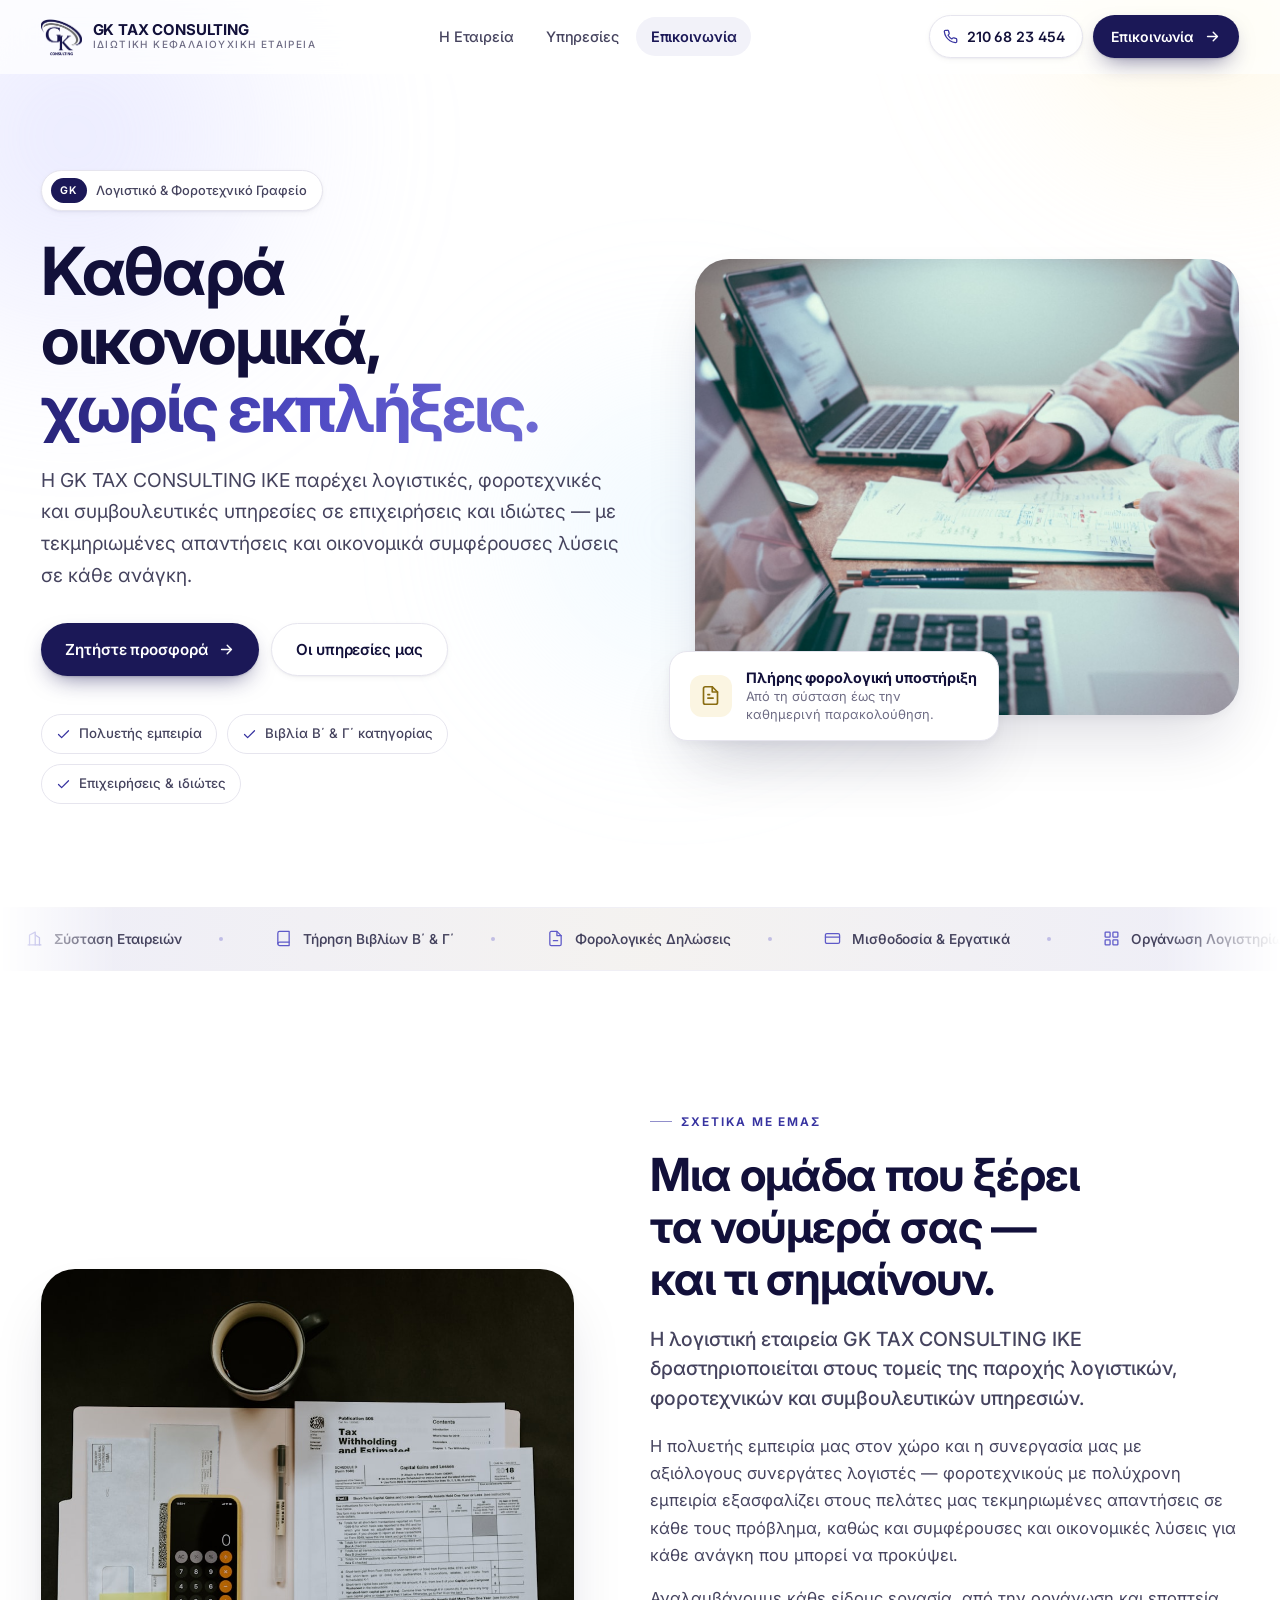
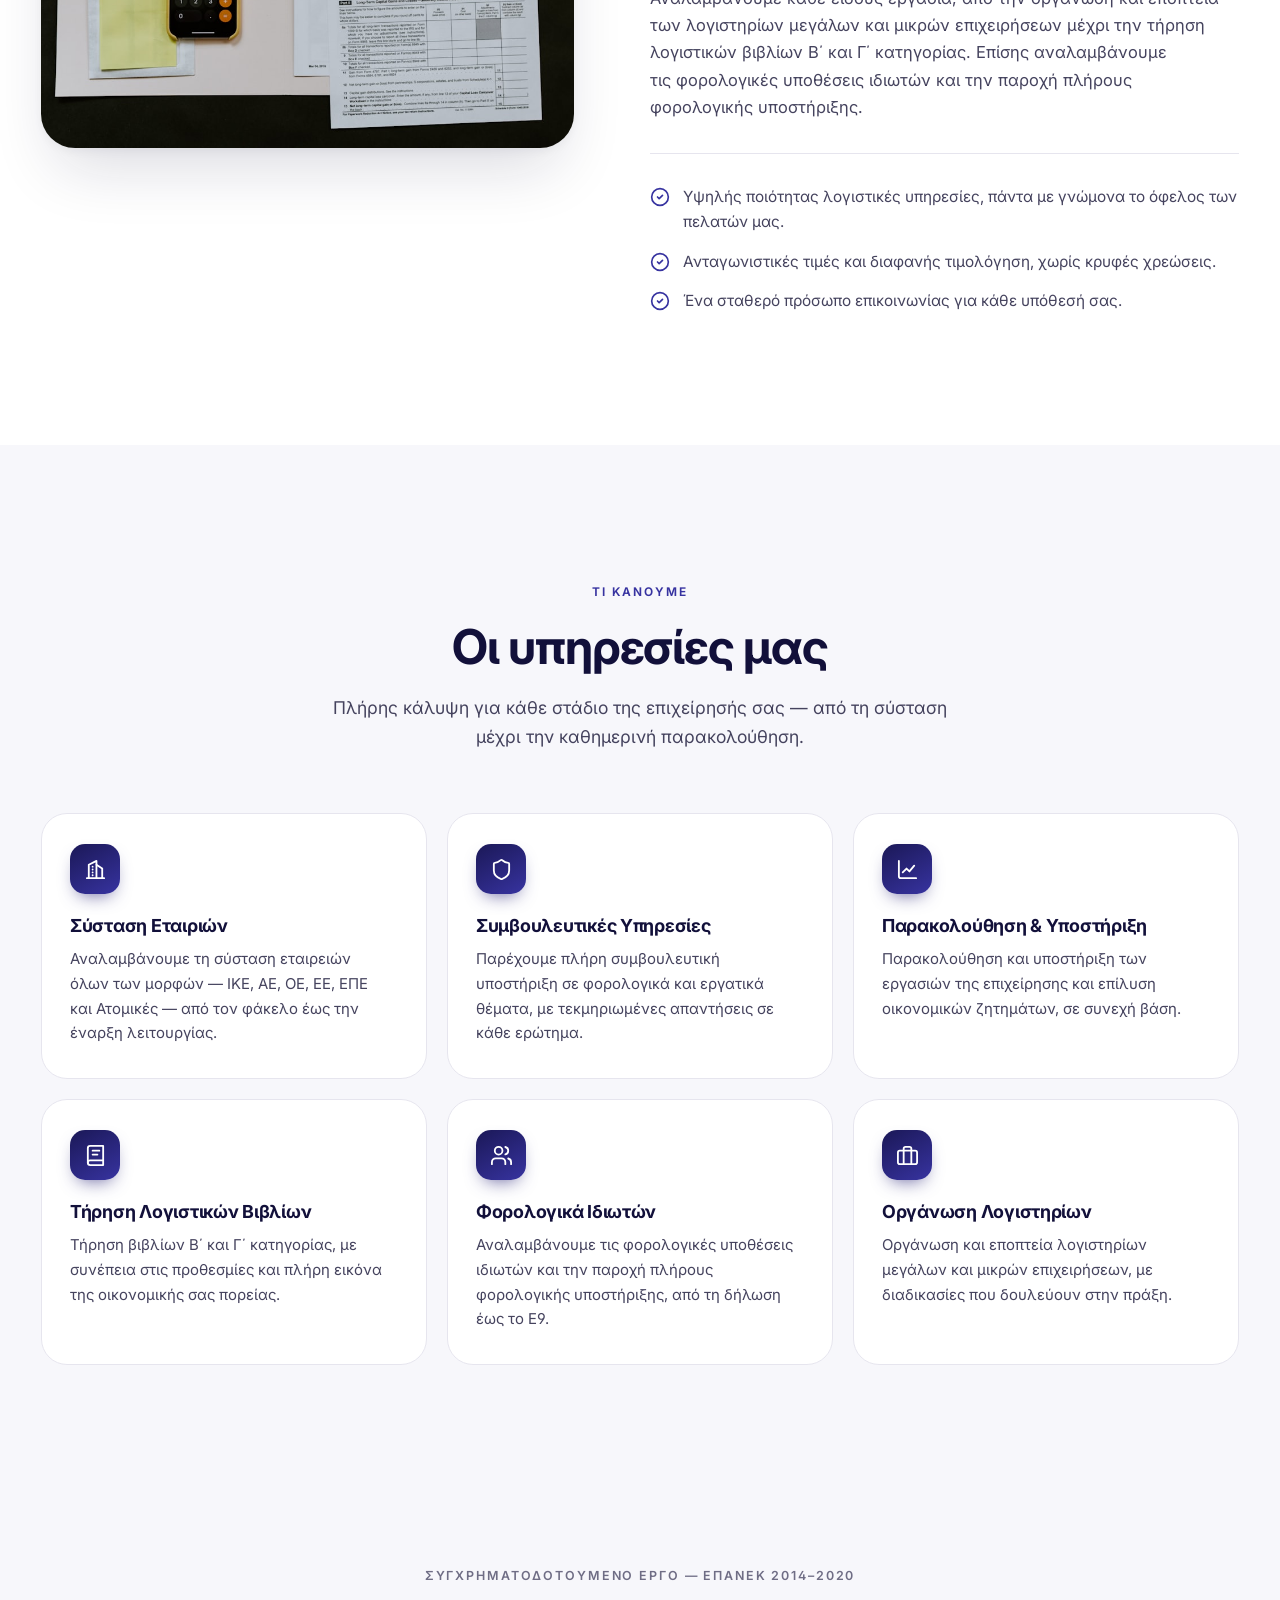
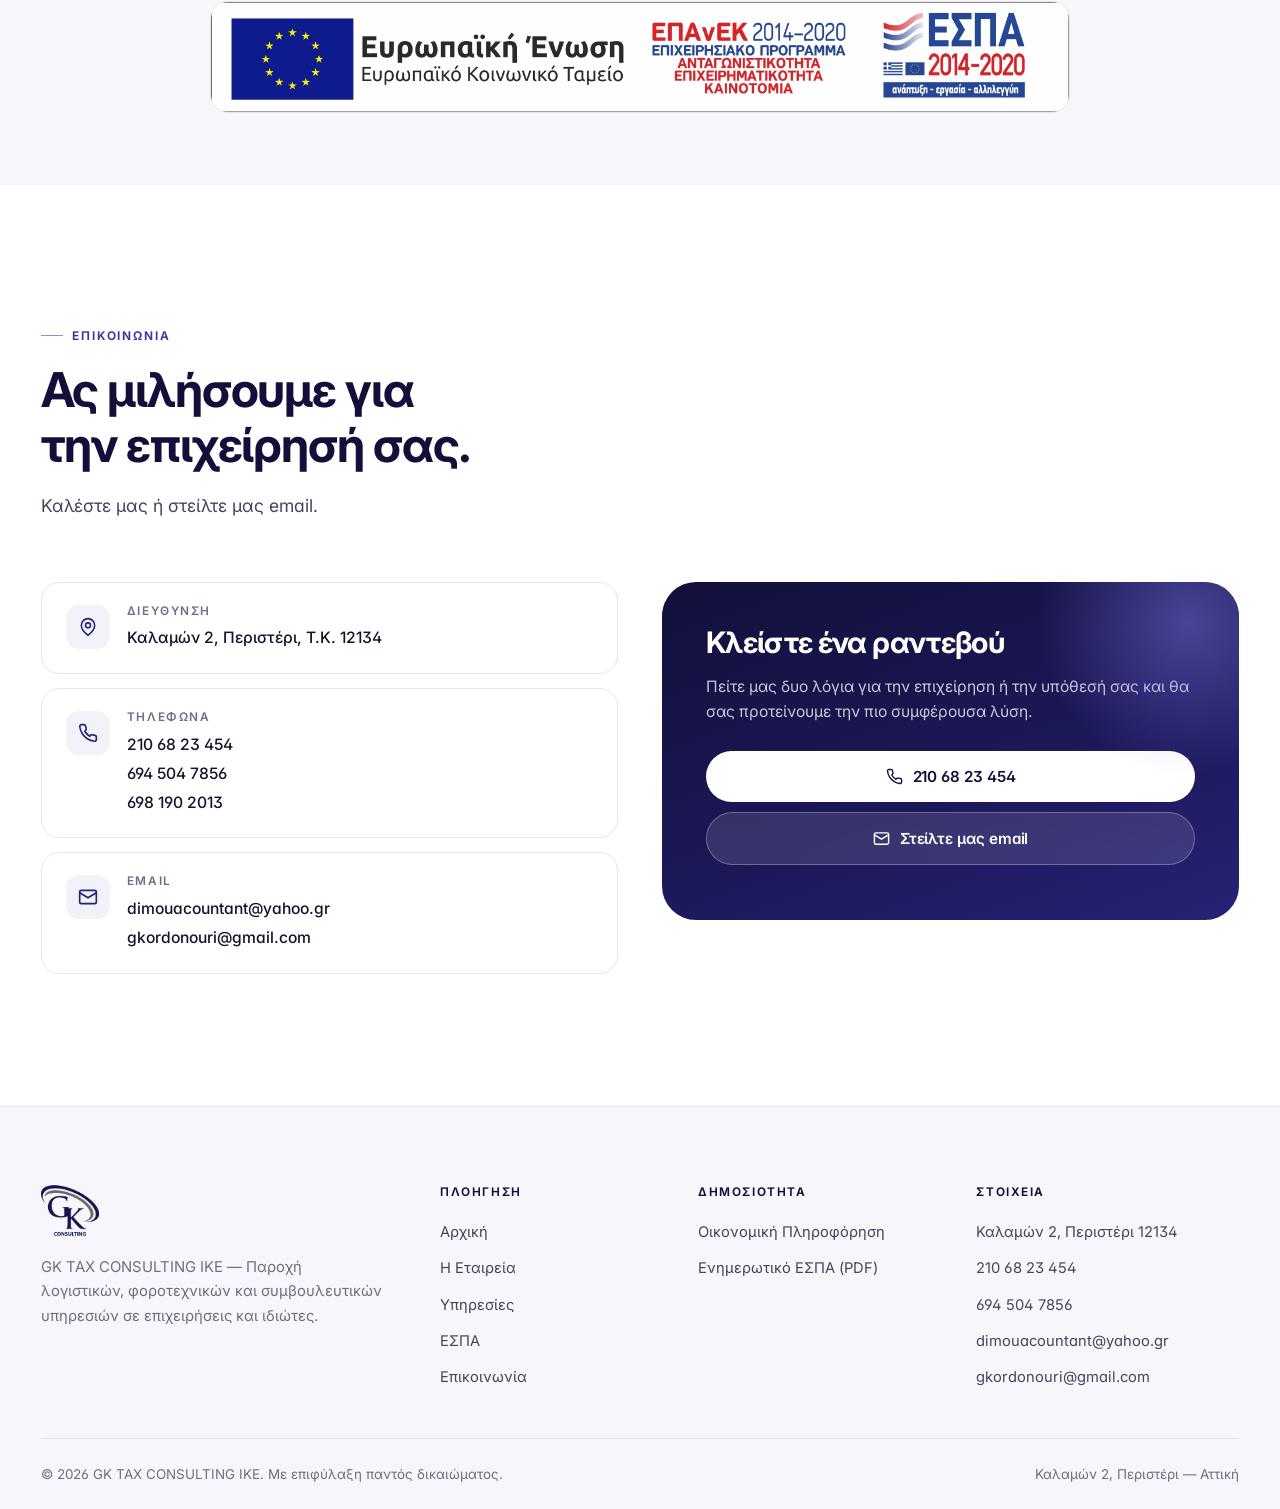
<file: index.html>
<!DOCTYPE html>
<html lang="el">
<head>
<meta charset="UTF-8">
<meta name="viewport" content="width=device-width, initial-scale=1.0, viewport-fit=cover">

<!-- ────────────────────────────────────────────────────────────────────
     ΣΗΜΕΙΩΣΗ: όταν οριστικοποιηθεί το domain, αντικαταστήστε παντού το
     "https://gktaxconsulting.github.io/IKE/" με την πραγματική διεύθυνση
     (canonical, og:url, og:image, twitter:image, sitemap.xml, robots.txt).
     ──────────────────────────────────────────────────────────────────── -->

<title>GK TAX CONSULTING IKE | Λογιστικό &amp; Φοροτεχνικό Γραφείο στο Περιστέρι</title>
<meta name="description" content="Λογιστικές, φοροτεχνικές και συμβουλευτικές υπηρεσίες για επιχειρήσεις και ιδιώτες. Σύσταση εταιρειών, τήρηση βιβλίων Β΄ &amp; Γ΄ κατηγορίας, φορολογικές δηλώσεις. Καλαμών 2, Περιστέρι — 210 68 23 454.">
<link rel="canonical" href="https://gktaxconsulting.github.io/IKE/">

<meta name="author" content="GK TAX CONSULTING IKE">
<meta name="robots" content="index, follow, max-image-preview:large, max-snippet:-1">
<meta name="geo.region" content="GR-A1">
<meta name="geo.placename" content="Περιστέρι, Αττική">
<meta name="format-detection" content="telephone=yes">

<meta name="theme-color" content="#ffffff" media="(prefers-color-scheme: light)">
<meta name="theme-color" content="#12103a" media="(prefers-color-scheme: dark)">
<meta name="color-scheme" content="light">
<meta name="apple-mobile-web-app-title" content="GK Consulting">

<!-- Open Graph (Facebook, LinkedIn, WhatsApp, Viber, Slack) -->
<meta property="og:type" content="website">
<meta property="og:site_name" content="GK TAX CONSULTING IKE">
<meta property="og:locale" content="el_GR">
<meta property="og:url" content="https://gktaxconsulting.github.io/IKE/">
<meta property="og:title" content="GK TAX CONSULTING IKE | Λογιστικό &amp; Φοροτεχνικό Γραφείο στο Περιστέρι">
<meta property="og:description" content="Λογιστικές, φοροτεχνικές και συμβουλευτικές υπηρεσίες για επιχειρήσεις και ιδιώτες. Σύσταση εταιρειών, τήρηση βιβλίων Β΄ &amp; Γ΄ κατηγορίας, φορολογικές δηλώσεις. Καλαμών 2, Περιστέρι — 210 68 23 454.">
<meta property="og:image" content="https://gktaxconsulting.github.io/IKE/img/og-image.jpg">
<meta property="og:image:secure_url" content="https://gktaxconsulting.github.io/IKE/img/og-image.jpg">
<meta property="og:image:type" content="image/jpeg">
<meta property="og:image:width" content="1200">
<meta property="og:image:height" content="630">
<meta property="og:image:alt" content="GK TAX CONSULTING IKE — Λογιστικές, Φοροτεχνικές, Συμβουλευτικές Υπηρεσίες">

<!-- X / Twitter -->
<meta name="twitter:card" content="summary_large_image">
<meta name="twitter:title" content="GK TAX CONSULTING IKE | Λογιστικό &amp; Φοροτεχνικό Γραφείο στο Περιστέρι">
<meta name="twitter:description" content="Λογιστικές, φοροτεχνικές και συμβουλευτικές υπηρεσίες για επιχειρήσεις και ιδιώτες. Σύσταση εταιρειών, τήρηση βιβλίων Β΄ &amp; Γ΄ κατηγορίας, φορολογικές δηλώσεις. Καλαμών 2, Περιστέρι — 210 68 23 454.">
<meta name="twitter:image" content="https://gktaxconsulting.github.io/IKE/img/og-image.jpg">
<meta name="twitter:image:alt" content="GK TAX CONSULTING IKE">

<!-- Icons -->
<link rel="icon" href="img/favicon.ico" sizes="any">
<link rel="icon" href="img/favicon.svg" type="image/svg+xml">
<link rel="icon" href="img/favicon-32x32.png" type="image/png" sizes="32x32">
<link rel="icon" href="img/favicon-16x16.png" type="image/png" sizes="16x16">
<link rel="apple-touch-icon" href="img/apple-touch-icon.png" sizes="180x180">
<link rel="manifest" href="site.webmanifest">
<meta name="msapplication-TileColor" content="#12103a">
<meta name="msapplication-TileImage" content="img/favicon-192x192.png">

<!-- Fonts -->
<link rel="preconnect" href="https://fonts.googleapis.com">
<link rel="preconnect" href="https://fonts.gstatic.com" crossorigin>
<link href="https://fonts.googleapis.com/css2?family=Inter:wght@400;500;600;700&amp;display=swap" rel="stylesheet">

<link rel="stylesheet" href="css/site.css">
<link rel="preload" as="image" href="img/new/hero.jpg" fetchpriority="high">
<script type="application/ld+json">
{
  "@context": "https://schema.org",
  "@graph": [
    {
      "@type": ["AccountingService", "LocalBusiness"],
      "@id": "https://gktaxconsulting.github.io/IKE/#business",
      "name": "GK TAX CONSULTING IKE",
      "alternateName": "GK Consulting",
      "description": "Παροχή λογιστικών, φοροτεχνικών και συμβουλευτικών υπηρεσιών σε επιχειρήσεις και ιδιώτες.",
      "url": "https://gktaxconsulting.github.io/IKE/",
      "logo": "https://gktaxconsulting.github.io/IKE/img/logo.png",
      "image": "https://gktaxconsulting.github.io/IKE/img/og-image.jpg",
      "telephone": "+30-210-682-3454",
      "email": "dimouacountant@yahoo.gr",
      "priceRange": "€€",
      "currenciesAccepted": "EUR",
      "address": {
        "@type": "PostalAddress",
        "streetAddress": "Καλαμών 2",
        "addressLocality": "Περιστέρι",
        "addressRegion": "Αττική",
        "postalCode": "12134",
        "addressCountry": "GR"
      },
      "areaServed": { "@type": "Country", "name": "Ελλάδα" },
      "hasOfferCatalog": {
        "@type": "OfferCatalog",
        "name": "Υπηρεσίες",
        "itemListElement": [
          { "@type": "Offer", "itemOffered": { "@type": "Service", "name": "Σύσταση Εταιριών" } },
          { "@type": "Offer", "itemOffered": { "@type": "Service", "name": "Συμβουλευτικές Υπηρεσίες" } },
          { "@type": "Offer", "itemOffered": { "@type": "Service", "name": "Παρακολούθηση & Υποστήριξη Επιχειρήσεων" } },
          { "@type": "Offer", "itemOffered": { "@type": "Service", "name": "Τήρηση Λογιστικών Βιβλίων Β΄ & Γ΄ κατηγορίας" } },
          { "@type": "Offer", "itemOffered": { "@type": "Service", "name": "Φορολογικές Υποθέσεις Ιδιωτών" } },
          { "@type": "Offer", "itemOffered": { "@type": "Service", "name": "Οργάνωση & Εποπτεία Λογιστηρίων" } }
        ]
      }
    },
    {
      "@type": "WebSite",
      "@id": "https://gktaxconsulting.github.io/IKE/#website",
      "url": "https://gktaxconsulting.github.io/IKE/",
      "name": "GK TAX CONSULTING IKE",
      "inLanguage": "el-GR",
      "publisher": { "@id": "https://gktaxconsulting.github.io/IKE/#business" }
    }
  ]
}
</script>
</head>
<body>

<a class="skip-link" href="#main">Μετάβαση στο περιεχόμενο</a>

<!-- ══ Header ══════════════════════════════════════════════════════════ -->
<header class="header" id="header">
	<div class="wrap">
		<a class="brand" href="#top" aria-label="GK Tax Consulting IKE — Αρχική">
			<img src="img/logo.png" alt="GK Consulting" width="120" height="112">
			<span class="brand-txt">
				<b>GK TAX CONSULTING</b>
				<span>Ιδιωτική Κεφαλαιουχική Εταιρεία</span>
			</span>
		</a>

		<nav class="nav" id="nav" aria-label="Κύρια πλοήγηση">
			<a href="#etaireia">Η Εταιρεία</a>
			<a href="#ypiresies">Υπηρεσίες</a>
			<a href="#epikoinonia">Επικοινωνία</a>

			<div class="nav-foot">
				<a class="btn btn--primary" href="tel:+302106823454"><svg viewBox="0 0 24 24" fill="none" stroke="currentColor" stroke-width="2" stroke-linecap="round" stroke-linejoin="round" aria-hidden="true"><path d="M22 16.92v3a2 2 0 0 1-2.18 2 19.8 19.8 0 0 1-8.63-3.07 19.5 19.5 0 0 1-6-6A19.8 19.8 0 0 1 2.12 4.18 2 2 0 0 1 4.11 2h3a2 2 0 0 1 2 1.72c.13.96.36 1.9.7 2.81a2 2 0 0 1-.45 2.11L8.1 9.9a16 16 0 0 0 6 6l1.26-1.26a2 2 0 0 1 2.11-.45c.9.34 1.85.57 2.81.7A2 2 0 0 1 22 16.92z"/></svg> 210 68 23 454</a>
				<a class="btn btn--ghost" href="mailto:dimouacountant@yahoo.gr"><svg viewBox="0 0 24 24" fill="none" stroke="currentColor" stroke-width="2" stroke-linecap="round" stroke-linejoin="round" aria-hidden="true"><rect x="2" y="4" width="20" height="16" rx="2"/><path d="m2 7 10 6 10-6"/></svg> Email</a>
			</div>
		</nav>

		<div class="header-actions">
			<a class="header-tel" href="tel:+302106823454" aria-label="Τηλεφωνήστε στο 210 68 23 454">
				<svg viewBox="0 0 24 24" fill="none" stroke="currentColor" stroke-width="2" stroke-linecap="round" stroke-linejoin="round" aria-hidden="true"><path d="M22 16.92v3a2 2 0 0 1-2.18 2 19.8 19.8 0 0 1-8.63-3.07 19.5 19.5 0 0 1-6-6A19.8 19.8 0 0 1 2.12 4.18 2 2 0 0 1 4.11 2h3a2 2 0 0 1 2 1.72c.13.96.36 1.9.7 2.81a2 2 0 0 1-.45 2.11L8.1 9.9a16 16 0 0 0 6 6l1.26-1.26a2 2 0 0 1 2.11-.45c.9.34 1.85.57 2.81.7A2 2 0 0 1 22 16.92z"/></svg><span>210 68 23 454</span>
			</a>
			<a class="btn btn--primary btn--sm header-cta" href="#epikoinonia">Επικοινωνία <svg viewBox="0 0 24 24" fill="none" stroke="currentColor" stroke-width="2" stroke-linecap="round" stroke-linejoin="round" aria-hidden="true"><path d="M5 12h14M13 6l6 6-6 6"/></svg></a>
			<button class="burger" id="burger" type="button" aria-label="Άνοιγμα μενού" aria-expanded="false" aria-controls="nav">
				<span></span><span></span><span></span>
			</button>
		</div>
	</div>
</header>
<div class="scrim" id="scrim" hidden></div>

<main id="main">

<!-- ══ Hero ════════════════════════════════════════════════════════════ -->
<section class="hero" id="top">
	<div class="hero-mesh" aria-hidden="true"><i></i><i></i><i></i></div>

	<div class="wrap hero-grid">
		<div class="hero-copy">
			<span class="hero-pill" data-reveal>
				<b>GK</b> Λογιστικό &amp; Φοροτεχνικό Γραφείο
			</span>

			<h1 data-reveal style="--d:60ms">
				Καθαρά οικονομικά,
				<em>χωρίς εκπλήξεις.</em>
			</h1>

			<p class="hero-lead" data-reveal style="--d:120ms">
				Η GK TAX CONSULTING IKE παρέχει λογιστικές, φοροτεχνικές και συμβουλευτικές
				υπηρεσίες σε επιχειρήσεις και ιδιώτες — με τεκμηριωμένες απαντήσεις και
				οικονομικά συμφέρουσες λύσεις σε κάθε ανάγκη.
			</p>

			<div class="hero-actions" data-reveal style="--d:180ms">
				<a class="btn btn--primary" href="#epikoinonia">Ζητήστε προσφορά <svg viewBox="0 0 24 24" fill="none" stroke="currentColor" stroke-width="2" stroke-linecap="round" stroke-linejoin="round" aria-hidden="true"><path d="M5 12h14M13 6l6 6-6 6"/></svg></a>
				<a class="btn btn--ghost" href="#ypiresies">Οι υπηρεσίες μας</a>
			</div>

			<ul class="hero-chips" data-reveal style="--d:240ms">
				<li class="chip"><svg viewBox="0 0 24 24" fill="none" stroke="currentColor" stroke-width="2" stroke-linecap="round" stroke-linejoin="round" aria-hidden="true"><path d="M20 6 9 17l-5-5"/></svg> Πολυετής εμπειρία</li>
				<li class="chip"><svg viewBox="0 0 24 24" fill="none" stroke="currentColor" stroke-width="2" stroke-linecap="round" stroke-linejoin="round" aria-hidden="true"><path d="M20 6 9 17l-5-5"/></svg> Βιβλία Β΄ &amp; Γ΄ κατηγορίας</li>
				<li class="chip"><svg viewBox="0 0 24 24" fill="none" stroke="currentColor" stroke-width="2" stroke-linecap="round" stroke-linejoin="round" aria-hidden="true"><path d="M20 6 9 17l-5-5"/></svg> Επιχειρήσεις &amp; ιδιώτες</li>
			</ul>
		</div>

		<div class="hero-visual" data-reveal style="--d:100ms">
			<figure>
				<img src="img/new/hero.jpg" alt="Συνεργάτες σε συνάντηση εργασίας με οικονομικά στοιχεία" width="1400" height="1050" fetchpriority="high">
			</figure>
			<div class="hero-card">
				<span class="ico" aria-hidden="true">
					<svg viewBox="0 0 24 24" fill="none" stroke="currentColor" stroke-width="1.9" stroke-linecap="round" stroke-linejoin="round"><path d="M14 2H6a2 2 0 0 0-2 2v16a2 2 0 0 0 2 2h12a2 2 0 0 0 2-2V8z"/><path d="M14 2v6h6"/><path d="M9 15h6M9 11h2"/></svg>
				</span>
				<span>
					<b>Πλήρης φορολογική υποστήριξη</b>
					<span>Από τη σύσταση έως την καθημερινή παρακολούθηση.</span>
				</span>
			</div>
		</div>
	</div>
</section>

<!-- ══ Trust strip ═════════════════════════════════════════════════════ -->
<div class="strip" aria-hidden="true">
	<div class="strip-track"><span class="strip-item"><svg viewBox="0 0 24 24" fill="none" stroke="currentColor" stroke-width="1.8" stroke-linecap="round" stroke-linejoin="round"><path d="M3 21h18"/><path d="M5 21V7l8-4v18"/><path d="M19 21V11l-6-4"/></svg>Σύσταση Εταιρειών</span><span class="strip-item"><svg viewBox="0 0 24 24" fill="none" stroke="currentColor" stroke-width="1.8" stroke-linecap="round" stroke-linejoin="round"><path d="M4 19.5A2.5 2.5 0 0 1 6.5 17H20"/><path d="M6.5 2H20v20H6.5A2.5 2.5 0 0 1 4 19.5v-15A2.5 2.5 0 0 1 6.5 2z"/></svg>Τήρηση Βιβλίων Β΄ &amp; Γ΄</span><span class="strip-item"><svg viewBox="0 0 24 24" fill="none" stroke="currentColor" stroke-width="1.8" stroke-linecap="round" stroke-linejoin="round"><path d="M14 2H6a2 2 0 0 0-2 2v16a2 2 0 0 0 2 2h12a2 2 0 0 0 2-2V8z"/><path d="M14 2v6h6"/><path d="M9 15h6"/></svg>Φορολογικές Δηλώσεις</span><span class="strip-item"><svg viewBox="0 0 24 24" fill="none" stroke="currentColor" stroke-width="1.8" stroke-linecap="round" stroke-linejoin="round"><rect x="2" y="5" width="20" height="14" rx="2"/><path d="M2 10h20"/></svg>Μισθοδοσία &amp; Εργατικά</span><span class="strip-item"><svg viewBox="0 0 24 24" fill="none" stroke="currentColor" stroke-width="1.8" stroke-linecap="round" stroke-linejoin="round"><rect x="3" y="3" width="7" height="7" rx="1"/><rect x="14" y="3" width="7" height="7" rx="1"/><rect x="3" y="14" width="7" height="7" rx="1"/><rect x="14" y="14" width="7" height="7" rx="1"/></svg>Οργάνωση Λογιστηρίων</span><span class="strip-item"><svg viewBox="0 0 24 24" fill="none" stroke="currentColor" stroke-width="1.8" stroke-linecap="round" stroke-linejoin="round"><path d="M20 13c0 5-3.5 7.5-7.66 8.95a1 1 0 0 1-.67-.01C7.5 20.5 4 18 4 13V6a1 1 0 0 1 1-1c2 0 4.5-1.2 6.24-2.72a1.17 1.17 0 0 1 1.52 0C14.51 3.81 17 5 19 5a1 1 0 0 1 1 1z"/></svg>Φοροτεχνική Υποστήριξη</span><span class="strip-item"><svg viewBox="0 0 24 24" fill="none" stroke="currentColor" stroke-width="1.8" stroke-linecap="round" stroke-linejoin="round"><path d="M3 3v16a2 2 0 0 0 2 2h16"/><path d="m7 15 4-4 3 3 5-6"/></svg>ΙΚΕ · ΑΕ · ΟΕ · ΕΕ · ΕΠΕ</span><span class="strip-item"><svg viewBox="0 0 24 24" fill="none" stroke="currentColor" stroke-width="1.8" stroke-linecap="round" stroke-linejoin="round"><circle cx="12" cy="12" r="9"/><path d="M12 7v5l3 2"/></svg>Συνέπεια στις Προθεσμίες</span><span class="strip-item"><svg viewBox="0 0 24 24" fill="none" stroke="currentColor" stroke-width="1.8" stroke-linecap="round" stroke-linejoin="round"><path d="M3 21h18"/><path d="M5 21V7l8-4v18"/><path d="M19 21V11l-6-4"/></svg>Σύσταση Εταιρειών</span><span class="strip-item"><svg viewBox="0 0 24 24" fill="none" stroke="currentColor" stroke-width="1.8" stroke-linecap="round" stroke-linejoin="round"><path d="M4 19.5A2.5 2.5 0 0 1 6.5 17H20"/><path d="M6.5 2H20v20H6.5A2.5 2.5 0 0 1 4 19.5v-15A2.5 2.5 0 0 1 6.5 2z"/></svg>Τήρηση Βιβλίων Β΄ &amp; Γ΄</span><span class="strip-item"><svg viewBox="0 0 24 24" fill="none" stroke="currentColor" stroke-width="1.8" stroke-linecap="round" stroke-linejoin="round"><path d="M14 2H6a2 2 0 0 0-2 2v16a2 2 0 0 0 2 2h12a2 2 0 0 0 2-2V8z"/><path d="M14 2v6h6"/><path d="M9 15h6"/></svg>Φορολογικές Δηλώσεις</span><span class="strip-item"><svg viewBox="0 0 24 24" fill="none" stroke="currentColor" stroke-width="1.8" stroke-linecap="round" stroke-linejoin="round"><rect x="2" y="5" width="20" height="14" rx="2"/><path d="M2 10h20"/></svg>Μισθοδοσία &amp; Εργατικά</span><span class="strip-item"><svg viewBox="0 0 24 24" fill="none" stroke="currentColor" stroke-width="1.8" stroke-linecap="round" stroke-linejoin="round"><rect x="3" y="3" width="7" height="7" rx="1"/><rect x="14" y="3" width="7" height="7" rx="1"/><rect x="3" y="14" width="7" height="7" rx="1"/><rect x="14" y="14" width="7" height="7" rx="1"/></svg>Οργάνωση Λογιστηρίων</span><span class="strip-item"><svg viewBox="0 0 24 24" fill="none" stroke="currentColor" stroke-width="1.8" stroke-linecap="round" stroke-linejoin="round"><path d="M20 13c0 5-3.5 7.5-7.66 8.95a1 1 0 0 1-.67-.01C7.5 20.5 4 18 4 13V6a1 1 0 0 1 1-1c2 0 4.5-1.2 6.24-2.72a1.17 1.17 0 0 1 1.52 0C14.51 3.81 17 5 19 5a1 1 0 0 1 1 1z"/></svg>Φοροτεχνική Υποστήριξη</span><span class="strip-item"><svg viewBox="0 0 24 24" fill="none" stroke="currentColor" stroke-width="1.8" stroke-linecap="round" stroke-linejoin="round"><path d="M3 3v16a2 2 0 0 0 2 2h16"/><path d="m7 15 4-4 3 3 5-6"/></svg>ΙΚΕ · ΑΕ · ΟΕ · ΕΕ · ΕΠΕ</span><span class="strip-item"><svg viewBox="0 0 24 24" fill="none" stroke="currentColor" stroke-width="1.8" stroke-linecap="round" stroke-linejoin="round"><circle cx="12" cy="12" r="9"/><path d="M12 7v5l3 2"/></svg>Συνέπεια στις Προθεσμίες</span></div>
</div>

<!-- ══ Η Εταιρεία ══════════════════════════════════════════════════════ -->
<section class="section" id="etaireia">
	<div class="wrap about-grid">
		<figure class="about-media" data-reveal>
			<img src="img/new/about.jpg" alt="Φορολογικά έντυπα, αριθμομηχανή και σημειώσεις σε γραφείο" width="1200" height="900" loading="lazy">
		</figure>

		<div class="about-text" data-reveal style="--d:120ms">
			<span class="eyebrow">Σχετικά με εμάς</span>
			<h2>Μια ομάδα που ξέρει τα νούμερά σας — και τι σημαίνουν.</h2>

			<p class="about-lead">
				Η λογιστική εταιρεία GK TAX CONSULTING IKE δραστηριοποιείται στους τομείς
				της παροχής λογιστικών, φοροτεχνικών και συμβουλευτικών υπηρεσιών.
			</p>

			<p>
				Η πολυετής εμπειρία μας στον χώρο και η συνεργασία μας με αξιόλογους συνεργάτες
				λογιστές — φοροτεχνικούς με πολύχρονη εμπειρία εξασφαλίζει στους πελάτες μας
				τεκμηριωμένες απαντήσεις σε κάθε τους πρόβλημα, καθώς και συμφέρουσες και
				οικονομικές λύσεις για κάθε ανάγκη που μπορεί να προκύψει.
			</p>
			<p>
				Αναλαμβάνουμε κάθε είδους εργασία, από την οργάνωση και εποπτεία των λογιστηρίων
				μεγάλων και μικρών επιχειρήσεων μέχρι την τήρηση λογιστικών βιβλίων Β΄ και Γ΄
				κατηγορίας. Επίσης αναλαμβάνουμε τις φορολογικές υποθέσεις ιδιωτών και την
				παροχή πλήρους φορολογικής υποστήριξης.
			</p>

			<ul class="about-points">
				<li><svg viewBox="0 0 24 24" fill="none" stroke="currentColor" stroke-width="2" stroke-linecap="round" stroke-linejoin="round" aria-hidden="true"><circle cx="12" cy="12" r="10"/><path d="m9 12 2 2 4-4"/></svg><span>Υψηλής ποιότητας λογιστικές υπηρεσίες, πάντα με γνώμονα το όφελος των πελατών μας.</span></li>
				<li><svg viewBox="0 0 24 24" fill="none" stroke="currentColor" stroke-width="2" stroke-linecap="round" stroke-linejoin="round" aria-hidden="true"><circle cx="12" cy="12" r="10"/><path d="m9 12 2 2 4-4"/></svg><span>Ανταγωνιστικές τιμές και διαφανής τιμολόγηση, χωρίς κρυφές χρεώσεις.</span></li>
				<li><svg viewBox="0 0 24 24" fill="none" stroke="currentColor" stroke-width="2" stroke-linecap="round" stroke-linejoin="round" aria-hidden="true"><circle cx="12" cy="12" r="10"/><path d="m9 12 2 2 4-4"/></svg><span>Ένα σταθερό πρόσωπο επικοινωνίας για κάθε υπόθεσή σας.</span></li>
			</ul>
		</div>
	</div>
</section>

<!-- ══ Υπηρεσίες ═══════════════════════════════════════════════════════ -->
<section class="section section--tint" id="ypiresies">
	<div class="wrap">
		<div class="sec-head sec-head--center" data-reveal>
			<span class="eyebrow">Τι κάνουμε</span>
			<h2>Οι υπηρεσίες μας</h2>
			<p>Πλήρης κάλυψη για κάθε στάδιο της επιχείρησής σας — από τη σύσταση μέχρι την καθημερινή παρακολούθηση.</p>
		</div>

		<div class="cards">
			<article class="card" data-reveal style="--d:0ms">
				<span class="ico" aria-hidden="true">
					<svg viewBox="0 0 24 24" fill="none" stroke="currentColor" stroke-width="1.9" stroke-linecap="round" stroke-linejoin="round"><path d="M3 21h18"/><path d="M5 21V7l8-4v18"/><path d="M19 21V11l-6-4"/><path d="M9 9v.01M9 12v.01M9 15v.01M9 18v.01"/></svg>
				</span>
				<h3>Σύσταση Εταιριών</h3>
				<p>Αναλαμβάνουμε τη σύσταση εταιρειών όλων των μορφών — ΙΚΕ, ΑΕ, ΟΕ, ΕΕ, ΕΠΕ και Ατομικές — από τον φάκελο έως την έναρξη λειτουργίας.</p>
			</article>

			<article class="card" data-reveal style="--d:70ms">
				<span class="ico" aria-hidden="true">
					<svg viewBox="0 0 24 24" fill="none" stroke="currentColor" stroke-width="1.9" stroke-linecap="round" stroke-linejoin="round"><path d="M20 13c0 5-3.5 7.5-7.66 8.95a1 1 0 0 1-.67-.01C7.5 20.5 4 18 4 13V6a1 1 0 0 1 1-1c2 0 4.5-1.2 6.24-2.72a1.17 1.17 0 0 1 1.52 0C14.51 3.81 17 5 19 5a1 1 0 0 1 1 1z"/></svg>
				</span>
				<h3>Συμβουλευτικές Υπηρεσίες</h3>
				<p>Παρέχουμε πλήρη συμβουλευτική υποστήριξη σε φορολογικά και εργατικά θέματα, με τεκμηριωμένες απαντήσεις σε κάθε ερώτημα.</p>
			</article>

			<article class="card" data-reveal style="--d:140ms">
				<span class="ico" aria-hidden="true">
					<svg viewBox="0 0 24 24" fill="none" stroke="currentColor" stroke-width="1.9" stroke-linecap="round" stroke-linejoin="round"><path d="M3 3v16a2 2 0 0 0 2 2h16"/><path d="m7 15 4-4 3 3 5-6"/></svg>
				</span>
				<h3>Παρακολούθηση &amp; Υποστήριξη</h3>
				<p>Παρακολούθηση και υποστήριξη των εργασιών της επιχείρησης και επίλυση οικονομικών ζητημάτων, σε συνεχή βάση.</p>
			</article>

			<article class="card" data-reveal style="--d:0ms">
				<span class="ico" aria-hidden="true">
					<svg viewBox="0 0 24 24" fill="none" stroke="currentColor" stroke-width="1.9" stroke-linecap="round" stroke-linejoin="round"><path d="M4 19.5A2.5 2.5 0 0 1 6.5 17H20"/><path d="M6.5 2H20v20H6.5A2.5 2.5 0 0 1 4 19.5v-15A2.5 2.5 0 0 1 6.5 2z"/><path d="M9 7h7M9 11h5"/></svg>
				</span>
				<h3>Τήρηση Λογιστικών Βιβλίων</h3>
				<p>Τήρηση βιβλίων Β΄ και Γ΄ κατηγορίας, με συνέπεια στις προθεσμίες και πλήρη εικόνα της οικονομικής σας πορείας.</p>
			</article>

			<article class="card" data-reveal style="--d:70ms">
				<span class="ico" aria-hidden="true">
					<svg viewBox="0 0 24 24" fill="none" stroke="currentColor" stroke-width="1.9" stroke-linecap="round" stroke-linejoin="round"><path d="M16 21v-2a4 4 0 0 0-4-4H6a4 4 0 0 0-4 4v2"/><circle cx="9" cy="7" r="4"/><path d="M22 21v-2a4 4 0 0 0-3-3.87M16 3.13a4 4 0 0 1 0 7.75"/></svg>
				</span>
				<h3>Φορολογικά Ιδιωτών</h3>
				<p>Αναλαμβάνουμε τις φορολογικές υποθέσεις ιδιωτών και την παροχή πλήρους φορολογικής υποστήριξης, από τη δήλωση έως το Ε9.</p>
			</article>

			<article class="card" data-reveal style="--d:140ms">
				<span class="ico" aria-hidden="true">
					<svg viewBox="0 0 24 24" fill="none" stroke="currentColor" stroke-width="1.9" stroke-linecap="round" stroke-linejoin="round"><rect x="2" y="7" width="20" height="14" rx="2"/><path d="M16 21V5a2 2 0 0 0-2-2h-4a2 2 0 0 0-2 2v16"/></svg>
				</span>
				<h3>Οργάνωση Λογιστηρίων</h3>
				<p>Οργάνωση και εποπτεία λογιστηρίων μεγάλων και μικρών επιχειρήσεων, με διαδικασίες που δουλεύουν στην πράξη.</p>
			</article>
		</div>
	</div>
</section>

<!-- ══ ΕΣΠΑ ════════════════════════════════════════════════════════════ -->
<section class="espa section--tint" id="espa">
	<div class="wrap espa-inner" data-reveal>
		<h3>Συγχρηματοδοτούμενο Έργο — ΕΠΑνΕΚ 2014–2020</h3>
		<a href="img/espa.pdf" target="_blank" rel="noopener" aria-label="Άνοιγμα ενημερωτικού εντύπου ΕΣΠΑ σε PDF">
			<img src="img/espa-banner.jpg" alt="Αφίσα ΕΠΑνΕΚ 2014-2020 — Ευρωπαϊκή Ένωση, Ευρωπαϊκό Ταμείο Περιφερειακής Ανάπτυξης" width="1473" height="189" loading="lazy">
		</a>
	</div>
</section>

<!-- ══ Επικοινωνία ═════════════════════════════════════════════════════ -->
<section class="section" id="epikoinonia">
	<div class="wrap">
		<div class="sec-head" data-reveal>
			<span class="eyebrow">Επικοινωνία</span>
			<h2>Ας μιλήσουμε για την επιχείρησή σας.</h2>
			<p>Καλέστε μας ή στείλτε μας email.</p>
		</div>

		<div class="contact-grid">
			<div class="contact-cards">
				<div class="ccard" data-reveal>
					<span class="ico" aria-hidden="true">
						<svg viewBox="0 0 24 24" fill="none" stroke="currentColor" stroke-width="1.9" stroke-linecap="round" stroke-linejoin="round"><path d="M20 10c0 6-8 12-8 12s-8-6-8-12a8 8 0 0 1 16 0z"/><circle cx="12" cy="10" r="3"/></svg>
					</span>
					<div>
						<h4>Διεύθυνση</h4>
						<a href="https://www.google.com/maps/search/?api=1&amp;query=%CE%9A%CE%B1%CE%BB%CE%B1%CE%BC%CF%8E%CE%BD+2+%CE%A0%CE%B5%CF%81%CE%B9%CF%83%CF%84%CE%AD%CF%81%CE%B9+12134" target="_blank" rel="noopener">Καλαμών 2, Περιστέρι, Τ.Κ. 12134</a>
					</div>
				</div>

				<div class="ccard" data-reveal style="--d:60ms">
					<span class="ico" aria-hidden="true"><svg viewBox="0 0 24 24" fill="none" stroke="currentColor" stroke-width="2" stroke-linecap="round" stroke-linejoin="round" aria-hidden="true"><path d="M22 16.92v3a2 2 0 0 1-2.18 2 19.8 19.8 0 0 1-8.63-3.07 19.5 19.5 0 0 1-6-6A19.8 19.8 0 0 1 2.12 4.18 2 2 0 0 1 4.11 2h3a2 2 0 0 1 2 1.72c.13.96.36 1.9.7 2.81a2 2 0 0 1-.45 2.11L8.1 9.9a16 16 0 0 0 6 6l1.26-1.26a2 2 0 0 1 2.11-.45c.9.34 1.85.57 2.81.7A2 2 0 0 1 22 16.92z"/></svg></span>
					<div>
						<h4>Τηλέφωνα</h4>
						<a href="tel:+302106823454">210 68 23 454</a>
						<a href="tel:+306945047856">694 504 7856</a>
						<a href="tel:+306981902013">698 190 2013</a>
					</div>
				</div>

				<div class="ccard" data-reveal style="--d:120ms">
					<span class="ico" aria-hidden="true"><svg viewBox="0 0 24 24" fill="none" stroke="currentColor" stroke-width="2" stroke-linecap="round" stroke-linejoin="round" aria-hidden="true"><rect x="2" y="4" width="20" height="16" rx="2"/><path d="m2 7 10 6 10-6"/></svg></span>
					<div>
						<h4>Email</h4>
						<a href="mailto:dimouacountant@yahoo.gr">dimouacountant@yahoo.gr</a>
						<a href="mailto:gkordonouri@gmail.com">gkordonouri@gmail.com</a>
					</div>
				</div>
			</div>

			<aside class="contact-panel" data-reveal style="--d:100ms">
				<h3>Κλείστε ένα ραντεβού</h3>
				<p>Πείτε μας δυο λόγια για την επιχείρηση ή την υπόθεσή σας και θα σας προτείνουμε την πιο συμφέρουσα λύση.</p>

				<a class="btn btn--primary" href="tel:+302106823454"><svg viewBox="0 0 24 24" fill="none" stroke="currentColor" stroke-width="2" stroke-linecap="round" stroke-linejoin="round" aria-hidden="true"><path d="M22 16.92v3a2 2 0 0 1-2.18 2 19.8 19.8 0 0 1-8.63-3.07 19.5 19.5 0 0 1-6-6A19.8 19.8 0 0 1 2.12 4.18 2 2 0 0 1 4.11 2h3a2 2 0 0 1 2 1.72c.13.96.36 1.9.7 2.81a2 2 0 0 1-.45 2.11L8.1 9.9a16 16 0 0 0 6 6l1.26-1.26a2 2 0 0 1 2.11-.45c.9.34 1.85.57 2.81.7A2 2 0 0 1 22 16.92z"/></svg> 210 68 23 454</a>
				<a class="btn btn--light" href="mailto:dimouacountant@yahoo.gr?subject=%CE%91%CE%AF%CF%84%CE%B7%CE%BC%CE%B1%20%CE%B5%CF%80%CE%B9%CE%BA%CE%BF%CE%B9%CE%BD%CF%89%CE%BD%CE%AF%CE%B1%CF%82"><svg viewBox="0 0 24 24" fill="none" stroke="currentColor" stroke-width="2" stroke-linecap="round" stroke-linejoin="round" aria-hidden="true"><rect x="2" y="4" width="20" height="16" rx="2"/><path d="m2 7 10 6 10-6"/></svg> Στείλτε μας email</a>
			</aside>
		</div>
	</div>
</section>

</main>

<!-- ══ Footer ══════════════════════════════════════════════════════════ -->
<footer class="footer">
	<div class="wrap">
		<div class="footer-grid">
			<div class="footer-brand">
				<img src="img/logo.png" alt="GK Consulting" width="120" height="112">
				<p>
					GK TAX CONSULTING IKE — Παροχή λογιστικών, φοροτεχνικών και
					συμβουλευτικών υπηρεσιών σε επιχειρήσεις και ιδιώτες.
				</p>
			</div>

			<div>
				<h5>Πλοήγηση</h5>
				<ul>
					<li><a href="index.html">Αρχική</a></li>
					<li><a href="#etaireia">Η Εταιρεία</a></li>
					<li><a href="#ypiresies">Υπηρεσίες</a></li>
					<li><a href="#espa">ΕΣΠΑ</a></li>
					<li><a href="#epikoinonia">Επικοινωνία</a></li>
				</ul>
			</div>

			<div>
				<h5>Δημοσιότητα</h5>
				<ul>
					<li><a href="oikonomiki-pliroforisi.html">Οικονομική Πληροφόρηση</a></li>
					<li><a href="img/espa.pdf" target="_blank" rel="noopener">Ενημερωτικό ΕΣΠΑ (PDF)</a></li>
				</ul>
			</div>

			<div>
				<h5>Στοιχεία</h5>
				<ul>
					<li><span>Καλαμών 2, Περιστέρι 12134</span></li>
					<li><a href="tel:+302106823454">210 68 23 454</a></li>
					<li><a href="tel:+306945047856">694 504 7856</a></li>
					<li><a href="mailto:dimouacountant@yahoo.gr">dimouacountant@yahoo.gr</a></li>
					<li><a href="mailto:gkordonouri@gmail.com">gkordonouri@gmail.com</a></li>
				</ul>
			</div>
		</div>

		<div class="footer-bottom">
			<span>© <span id="year">2026</span> GK TAX CONSULTING IKE. Με επιφύλαξη παντός δικαιώματος.</span>
			<span>Καλαμών 2, Περιστέρι — Αττική</span>
		</div>
	</div>
</footer>

<a class="totop" id="totop" href="#top" aria-label="Επιστροφή στην κορυφή">
	<svg viewBox="0 0 24 24" fill="none" stroke="currentColor" stroke-width="2.2" stroke-linecap="round" stroke-linejoin="round" aria-hidden="true"><path d="M12 19V5M5 12l7-7 7 7"/></svg>
</a>

<script src="js/site.js"></script>
</body>
</html>
</file>
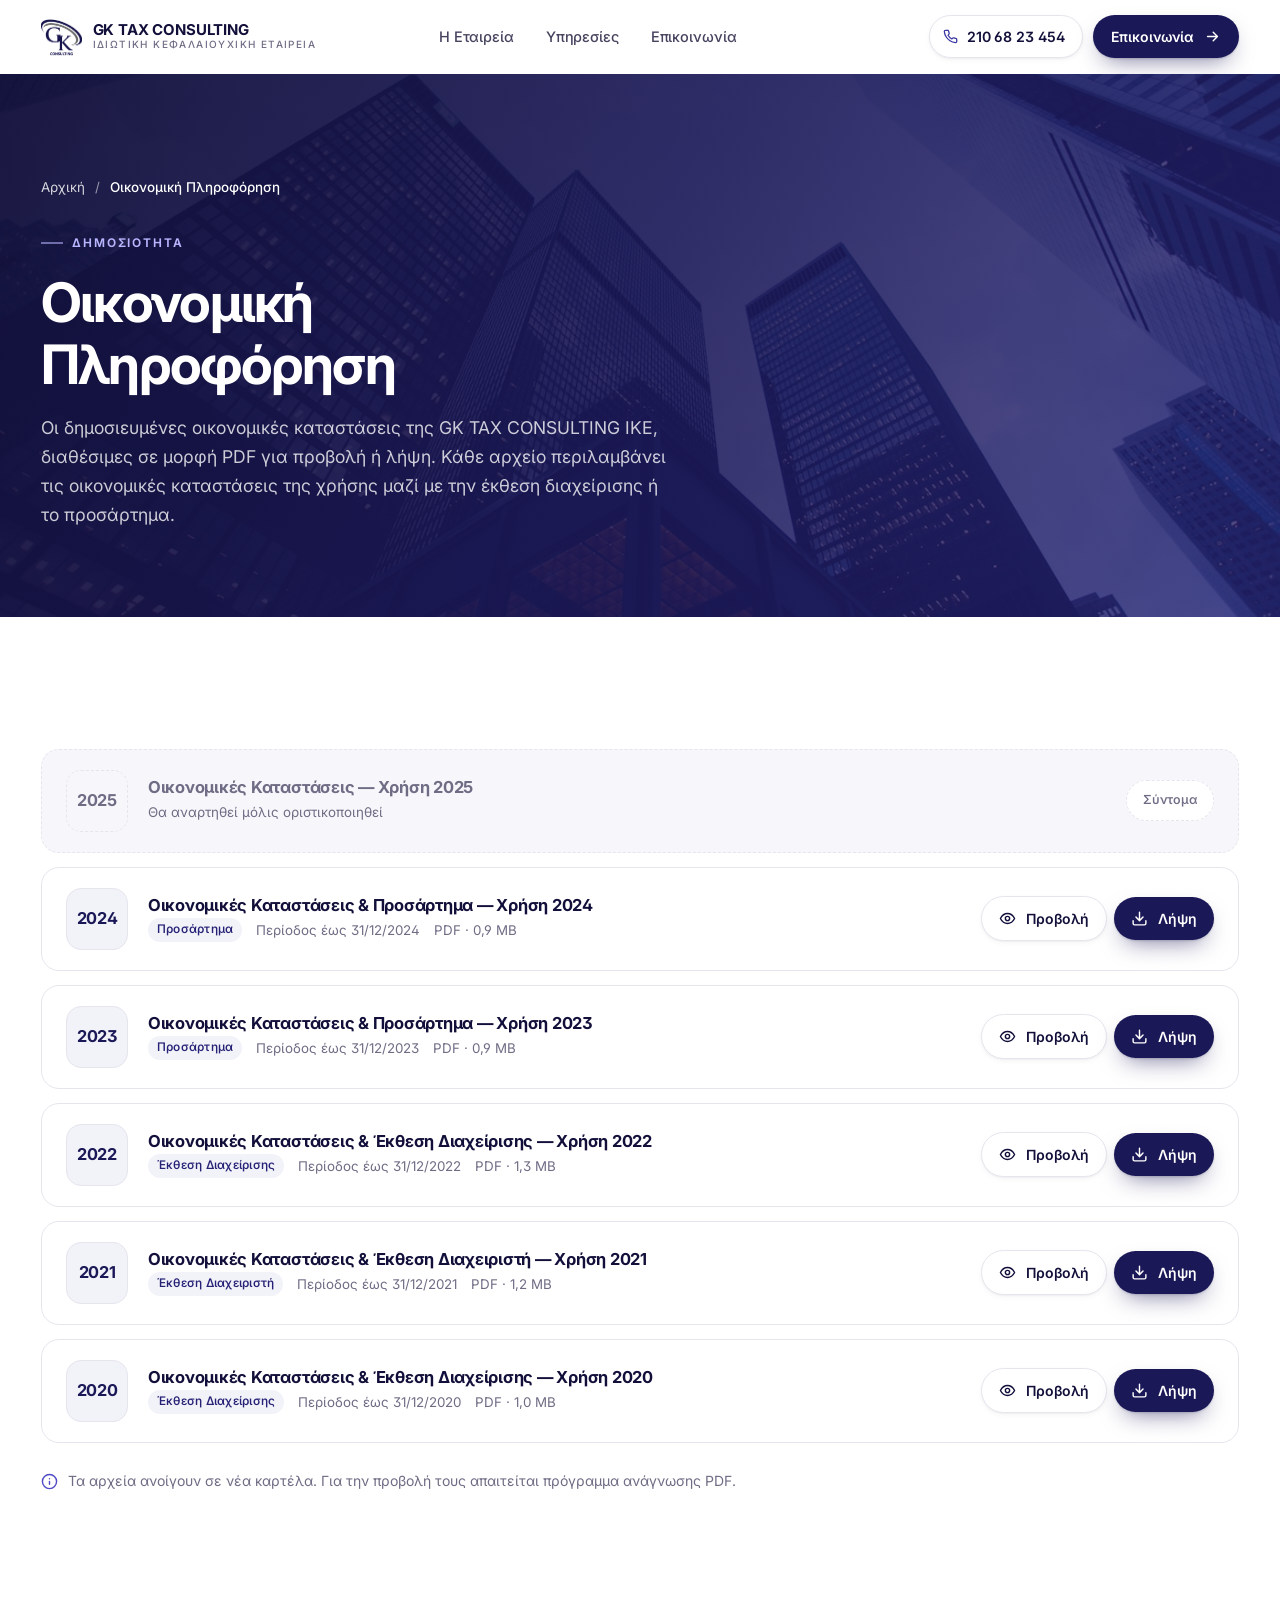
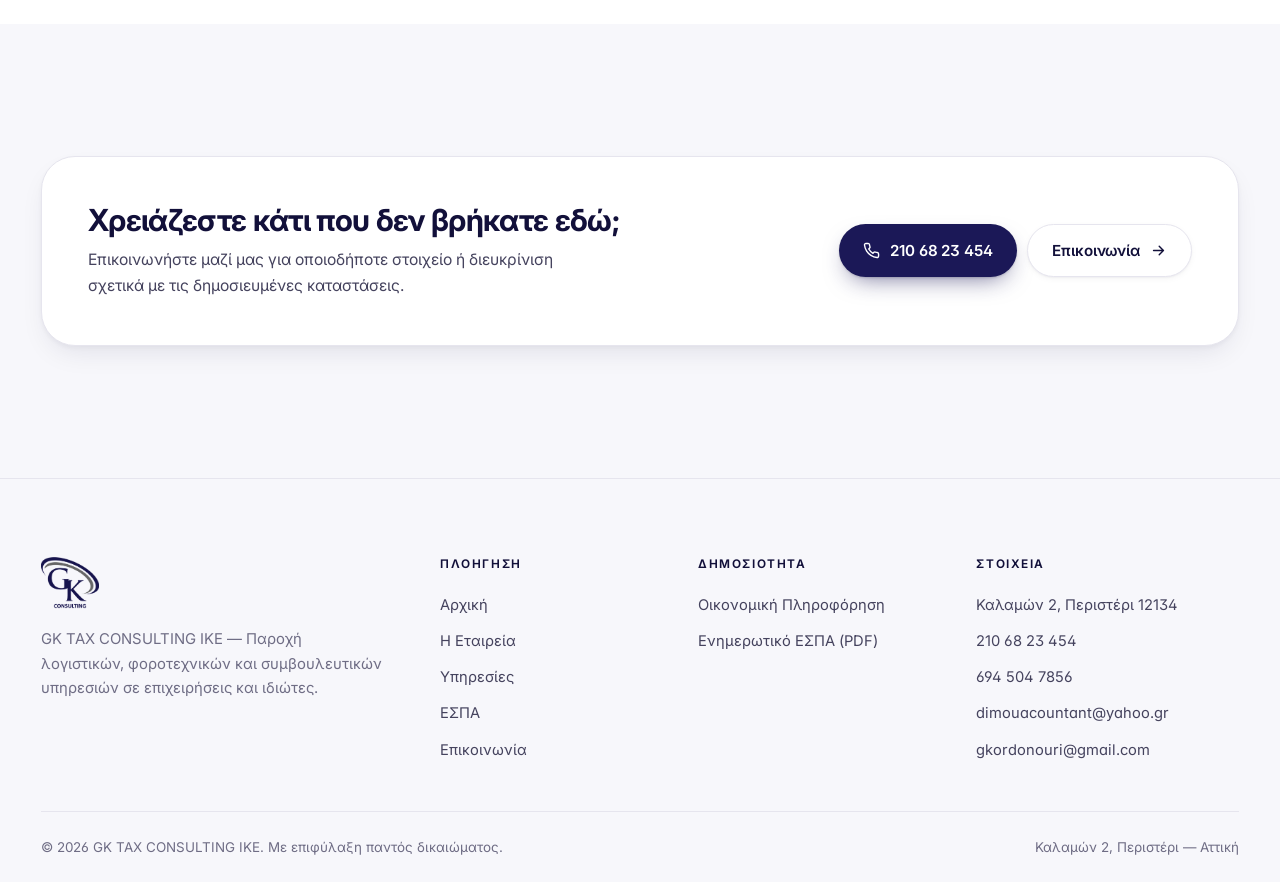
<file: oikonomiki-pliroforisi.html>
<!DOCTYPE html>
<html lang="el">
<head>
<meta charset="UTF-8">
<meta name="viewport" content="width=device-width, initial-scale=1.0, viewport-fit=cover">

<!-- ────────────────────────────────────────────────────────────────────
     ΣΗΜΕΙΩΣΗ: όταν οριστικοποιηθεί το domain, αντικαταστήστε παντού το
     "https://gktaxconsulting.github.io/IKE/" με την πραγματική διεύθυνση
     (canonical, og:url, og:image, twitter:image, sitemap.xml, robots.txt).
     ──────────────────────────────────────────────────────────────────── -->

<title>Οικονομική Πληροφόρηση | GK TAX CONSULTING IKE</title>
<meta name="description" content="Δημοσιευμένες οικονομικές καταστάσεις της GK TAX CONSULTING IKE για τις χρήσεις 2020, 2021, 2022, 2023 και 2024, σε μορφή PDF για προβολή ή λήψη.">
<link rel="canonical" href="https://gktaxconsulting.github.io/IKE/oikonomiki-pliroforisi.html">

<meta name="author" content="GK TAX CONSULTING IKE">
<meta name="robots" content="index, follow, max-image-preview:large, max-snippet:-1">
<meta name="geo.region" content="GR-A1">
<meta name="geo.placename" content="Περιστέρι, Αττική">
<meta name="format-detection" content="telephone=yes">

<meta name="theme-color" content="#ffffff" media="(prefers-color-scheme: light)">
<meta name="theme-color" content="#12103a" media="(prefers-color-scheme: dark)">
<meta name="color-scheme" content="light">
<meta name="apple-mobile-web-app-title" content="GK Consulting">

<!-- Open Graph (Facebook, LinkedIn, WhatsApp, Viber, Slack) -->
<meta property="og:type" content="website">
<meta property="og:site_name" content="GK TAX CONSULTING IKE">
<meta property="og:locale" content="el_GR">
<meta property="og:url" content="https://gktaxconsulting.github.io/IKE/oikonomiki-pliroforisi.html">
<meta property="og:title" content="Οικονομική Πληροφόρηση | GK TAX CONSULTING IKE">
<meta property="og:description" content="Δημοσιευμένες οικονομικές καταστάσεις της GK TAX CONSULTING IKE για τις χρήσεις 2020, 2021, 2022, 2023 και 2024, σε μορφή PDF για προβολή ή λήψη.">
<meta property="og:image" content="https://gktaxconsulting.github.io/IKE/img/og-image.jpg">
<meta property="og:image:secure_url" content="https://gktaxconsulting.github.io/IKE/img/og-image.jpg">
<meta property="og:image:type" content="image/jpeg">
<meta property="og:image:width" content="1200">
<meta property="og:image:height" content="630">
<meta property="og:image:alt" content="GK TAX CONSULTING IKE — Λογιστικές, Φοροτεχνικές, Συμβουλευτικές Υπηρεσίες">

<!-- X / Twitter -->
<meta name="twitter:card" content="summary_large_image">
<meta name="twitter:title" content="Οικονομική Πληροφόρηση | GK TAX CONSULTING IKE">
<meta name="twitter:description" content="Δημοσιευμένες οικονομικές καταστάσεις της GK TAX CONSULTING IKE για τις χρήσεις 2020, 2021, 2022, 2023 και 2024, σε μορφή PDF για προβολή ή λήψη.">
<meta name="twitter:image" content="https://gktaxconsulting.github.io/IKE/img/og-image.jpg">
<meta name="twitter:image:alt" content="GK TAX CONSULTING IKE">

<!-- Icons -->
<link rel="icon" href="img/favicon.ico" sizes="any">
<link rel="icon" href="img/favicon.svg" type="image/svg+xml">
<link rel="icon" href="img/favicon-32x32.png" type="image/png" sizes="32x32">
<link rel="icon" href="img/favicon-16x16.png" type="image/png" sizes="16x16">
<link rel="apple-touch-icon" href="img/apple-touch-icon.png" sizes="180x180">
<link rel="manifest" href="site.webmanifest">
<meta name="msapplication-TileColor" content="#12103a">
<meta name="msapplication-TileImage" content="img/favicon-192x192.png">

<!-- Fonts -->
<link rel="preconnect" href="https://fonts.googleapis.com">
<link rel="preconnect" href="https://fonts.gstatic.com" crossorigin>
<link href="https://fonts.googleapis.com/css2?family=Inter:wght@400;500;600;700&amp;display=swap" rel="stylesheet">

<link rel="stylesheet" href="css/site.css">

<script type="application/ld+json">
{
  "@context": "https://schema.org",
  "@type": "CollectionPage",
  "name": "Οικονομική Πληροφόρηση — GK TAX CONSULTING IKE",
  "url": "https://gktaxconsulting.github.io/IKE/oikonomiki-pliroforisi.html",
  "inLanguage": "el-GR",
  "isPartOf": { "@id": "https://gktaxconsulting.github.io/IKE/#website" },
  "about": { "@id": "https://gktaxconsulting.github.io/IKE/#business" },
  "breadcrumb": {
    "@type": "BreadcrumbList",
    "itemListElement": [
      { "@type": "ListItem", "position": 1, "name": "Αρχική", "item": "https://gktaxconsulting.github.io/IKE/" },
      { "@type": "ListItem", "position": 2, "name": "Οικονομική Πληροφόρηση", "item": "https://gktaxconsulting.github.io/IKE/oikonomiki-pliroforisi.html" }
    ]
  }
}
</script>
</head>
<body>

<a class="skip-link" href="#main">Μετάβαση στο περιεχόμενο</a>

<!-- ══ Header ══════════════════════════════════════════════════════════ -->
<header class="header" id="header">
	<div class="wrap">
		<a class="brand" href="index.html" aria-label="GK Tax Consulting IKE — Αρχική">
			<img src="img/logo.png" alt="GK Consulting" width="120" height="112">
			<span class="brand-txt">
				<b>GK TAX CONSULTING</b>
				<span>Ιδιωτική Κεφαλαιουχική Εταιρεία</span>
			</span>
		</a>

		<nav class="nav" id="nav" aria-label="Κύρια πλοήγηση">
			<a href="index.html#etaireia">Η Εταιρεία</a>
			<a href="index.html#ypiresies">Υπηρεσίες</a>
			<a href="index.html#epikoinonia">Επικοινωνία</a>

			<div class="nav-foot">
				<a class="btn btn--primary" href="tel:+302106823454"><svg viewBox="0 0 24 24" fill="none" stroke="currentColor" stroke-width="2" stroke-linecap="round" stroke-linejoin="round" aria-hidden="true"><path d="M22 16.92v3a2 2 0 0 1-2.18 2 19.8 19.8 0 0 1-8.63-3.07 19.5 19.5 0 0 1-6-6A19.8 19.8 0 0 1 2.12 4.18 2 2 0 0 1 4.11 2h3a2 2 0 0 1 2 1.72c.13.96.36 1.9.7 2.81a2 2 0 0 1-.45 2.11L8.1 9.9a16 16 0 0 0 6 6l1.26-1.26a2 2 0 0 1 2.11-.45c.9.34 1.85.57 2.81.7A2 2 0 0 1 22 16.92z"/></svg> 210 68 23 454</a>
				<a class="btn btn--ghost" href="mailto:dimouacountant@yahoo.gr"><svg viewBox="0 0 24 24" fill="none" stroke="currentColor" stroke-width="2" stroke-linecap="round" stroke-linejoin="round" aria-hidden="true"><rect x="2" y="4" width="20" height="16" rx="2"/><path d="m2 7 10 6 10-6"/></svg> Email</a>
			</div>
		</nav>

		<div class="header-actions">
			<a class="header-tel" href="tel:+302106823454" aria-label="Τηλεφωνήστε στο 210 68 23 454">
				<svg viewBox="0 0 24 24" fill="none" stroke="currentColor" stroke-width="2" stroke-linecap="round" stroke-linejoin="round" aria-hidden="true"><path d="M22 16.92v3a2 2 0 0 1-2.18 2 19.8 19.8 0 0 1-8.63-3.07 19.5 19.5 0 0 1-6-6A19.8 19.8 0 0 1 2.12 4.18 2 2 0 0 1 4.11 2h3a2 2 0 0 1 2 1.72c.13.96.36 1.9.7 2.81a2 2 0 0 1-.45 2.11L8.1 9.9a16 16 0 0 0 6 6l1.26-1.26a2 2 0 0 1 2.11-.45c.9.34 1.85.57 2.81.7A2 2 0 0 1 22 16.92z"/></svg><span>210 68 23 454</span>
			</a>
			<a class="btn btn--primary btn--sm header-cta" href="index.html#epikoinonia">Επικοινωνία <svg viewBox="0 0 24 24" fill="none" stroke="currentColor" stroke-width="2" stroke-linecap="round" stroke-linejoin="round" aria-hidden="true"><path d="M5 12h14M13 6l6 6-6 6"/></svg></a>
			<button class="burger" id="burger" type="button" aria-label="Άνοιγμα μενού" aria-expanded="false" aria-controls="nav">
				<span></span><span></span><span></span>
			</button>
		</div>
	</div>
</header>
<div class="scrim" id="scrim" hidden></div>

<main id="main" class="subpage">

<!-- ══ Page hero ═══════════════════════════════════════════════════════ -->
<section class="page-hero" id="top">
	<img src="img/new/finance.jpg" alt="" aria-hidden="true">
	<div class="wrap">
		<nav class="crumbs" aria-label="Διαδρομή">
			<a href="index.html">Αρχική</a>
			<span aria-hidden="true">/</span>
			<span aria-current="page">Οικονομική Πληροφόρηση</span>
		</nav>
		<span class="eyebrow">Δημοσιότητα</span>
		<h1>Οικονομική Πληροφόρηση</h1>
		<p>
			Οι δημοσιευμένες οικονομικές καταστάσεις της GK TAX CONSULTING IKE, διαθέσιμες
			σε μορφή PDF για προβολή ή λήψη. Κάθε αρχείο περιλαμβάνει τις οικονομικές
			καταστάσεις της χρήσης μαζί με την έκθεση διαχείρισης ή το προσάρτημα.
		</p>
	</div>
</section>

<!-- ══ Documents ═══════════════════════════════════════════════════════ -->
<section class="section fin">
	<div class="wrap">
		<div class="fin-list">
			<article class="doc doc--soon" data-reveal id="doc-2025">
				<span class="doc-year">2025</span>
				<div class="doc-body">
					<h3>Οικονομικές Καταστάσεις — Χρήση 2025</h3>
					<div class="doc-meta"><span>Θα αναρτηθεί μόλις οριστικοποιηθεί</span></div>
				</div>
				<span class="doc-soon-badge">Σύντομα</span>
			</article>

			<article class="doc" data-reveal style="--d:0ms" id="doc-2024">
				<span class="doc-year">2024</span>
				<div class="doc-body">
					<h3>Οικονομικές Καταστάσεις &amp; Προσάρτημα — Χρήση 2024</h3>
					<div class="doc-meta">
						<span class="tag">Προσάρτημα</span>
						<span>Περίοδος έως 31/12/2024</span>
						<span>PDF · 0,9 MB</span>
					</div>
				</div>
				<div class="doc-actions">
					<a class="btn btn--ghost" href="oikonomika/oikonomikes-katastaseis-2024.pdf" target="_blank" rel="noopener"><svg viewBox="0 0 24 24" fill="none" stroke="currentColor" stroke-width="2" stroke-linecap="round" stroke-linejoin="round" aria-hidden="true"><path d="M2 12s3.6-7 10-7 10 7 10 7-3.6 7-10 7-10-7-10-7z"/><circle cx="12" cy="12" r="3"/></svg> Προβολή</a>
					<a class="btn btn--primary" href="oikonomika/oikonomikes-katastaseis-2024.pdf" download><svg viewBox="0 0 24 24" fill="none" stroke="currentColor" stroke-width="2" stroke-linecap="round" stroke-linejoin="round" aria-hidden="true"><path d="M21 15v4a2 2 0 0 1-2 2H5a2 2 0 0 1-2-2v-4"/><path d="M7 10l5 5 5-5M12 15V3"/></svg> Λήψη</a>
				</div>
			</article>

			<article class="doc" data-reveal style="--d:60ms" id="doc-2023">
				<span class="doc-year">2023</span>
				<div class="doc-body">
					<h3>Οικονομικές Καταστάσεις &amp; Προσάρτημα — Χρήση 2023</h3>
					<div class="doc-meta">
						<span class="tag">Προσάρτημα</span>
						<span>Περίοδος έως 31/12/2023</span>
						<span>PDF · 0,9 MB</span>
					</div>
				</div>
				<div class="doc-actions">
					<a class="btn btn--ghost" href="oikonomika/oikonomikes-katastaseis-2023.pdf" target="_blank" rel="noopener"><svg viewBox="0 0 24 24" fill="none" stroke="currentColor" stroke-width="2" stroke-linecap="round" stroke-linejoin="round" aria-hidden="true"><path d="M2 12s3.6-7 10-7 10 7 10 7-3.6 7-10 7-10-7-10-7z"/><circle cx="12" cy="12" r="3"/></svg> Προβολή</a>
					<a class="btn btn--primary" href="oikonomika/oikonomikes-katastaseis-2023.pdf" download><svg viewBox="0 0 24 24" fill="none" stroke="currentColor" stroke-width="2" stroke-linecap="round" stroke-linejoin="round" aria-hidden="true"><path d="M21 15v4a2 2 0 0 1-2 2H5a2 2 0 0 1-2-2v-4"/><path d="M7 10l5 5 5-5M12 15V3"/></svg> Λήψη</a>
				</div>
			</article>

			<article class="doc" data-reveal style="--d:120ms" id="doc-2022">
				<span class="doc-year">2022</span>
				<div class="doc-body">
					<h3>Οικονομικές Καταστάσεις &amp; Έκθεση Διαχείρισης — Χρήση 2022</h3>
					<div class="doc-meta">
						<span class="tag">Έκθεση Διαχείρισης</span>
						<span>Περίοδος έως 31/12/2022</span>
						<span>PDF · 1,3 MB</span>
					</div>
				</div>
				<div class="doc-actions">
					<a class="btn btn--ghost" href="oikonomika/oikonomikes-katastaseis-2022.pdf" target="_blank" rel="noopener"><svg viewBox="0 0 24 24" fill="none" stroke="currentColor" stroke-width="2" stroke-linecap="round" stroke-linejoin="round" aria-hidden="true"><path d="M2 12s3.6-7 10-7 10 7 10 7-3.6 7-10 7-10-7-10-7z"/><circle cx="12" cy="12" r="3"/></svg> Προβολή</a>
					<a class="btn btn--primary" href="oikonomika/oikonomikes-katastaseis-2022.pdf" download><svg viewBox="0 0 24 24" fill="none" stroke="currentColor" stroke-width="2" stroke-linecap="round" stroke-linejoin="round" aria-hidden="true"><path d="M21 15v4a2 2 0 0 1-2 2H5a2 2 0 0 1-2-2v-4"/><path d="M7 10l5 5 5-5M12 15V3"/></svg> Λήψη</a>
				</div>
			</article>

			<article class="doc" data-reveal style="--d:180ms" id="doc-2021">
				<span class="doc-year">2021</span>
				<div class="doc-body">
					<h3>Οικονομικές Καταστάσεις &amp; Έκθεση Διαχειριστή — Χρήση 2021</h3>
					<div class="doc-meta">
						<span class="tag">Έκθεση Διαχειριστή</span>
						<span>Περίοδος έως 31/12/2021</span>
						<span>PDF · 1,2 MB</span>
					</div>
				</div>
				<div class="doc-actions">
					<a class="btn btn--ghost" href="oikonomika/oikonomikes-katastaseis-2021.pdf" target="_blank" rel="noopener"><svg viewBox="0 0 24 24" fill="none" stroke="currentColor" stroke-width="2" stroke-linecap="round" stroke-linejoin="round" aria-hidden="true"><path d="M2 12s3.6-7 10-7 10 7 10 7-3.6 7-10 7-10-7-10-7z"/><circle cx="12" cy="12" r="3"/></svg> Προβολή</a>
					<a class="btn btn--primary" href="oikonomika/oikonomikes-katastaseis-2021.pdf" download><svg viewBox="0 0 24 24" fill="none" stroke="currentColor" stroke-width="2" stroke-linecap="round" stroke-linejoin="round" aria-hidden="true"><path d="M21 15v4a2 2 0 0 1-2 2H5a2 2 0 0 1-2-2v-4"/><path d="M7 10l5 5 5-5M12 15V3"/></svg> Λήψη</a>
				</div>
			</article>

			<article class="doc" data-reveal style="--d:240ms" id="doc-2020">
				<span class="doc-year">2020</span>
				<div class="doc-body">
					<h3>Οικονομικές Καταστάσεις &amp; Έκθεση Διαχείρισης — Χρήση 2020</h3>
					<div class="doc-meta">
						<span class="tag">Έκθεση Διαχείρισης</span>
						<span>Περίοδος έως 31/12/2020</span>
						<span>PDF · 1,0 MB</span>
					</div>
				</div>
				<div class="doc-actions">
					<a class="btn btn--ghost" href="oikonomika/oikonomikes-katastaseis-2020.pdf" target="_blank" rel="noopener"><svg viewBox="0 0 24 24" fill="none" stroke="currentColor" stroke-width="2" stroke-linecap="round" stroke-linejoin="round" aria-hidden="true"><path d="M2 12s3.6-7 10-7 10 7 10 7-3.6 7-10 7-10-7-10-7z"/><circle cx="12" cy="12" r="3"/></svg> Προβολή</a>
					<a class="btn btn--primary" href="oikonomika/oikonomikes-katastaseis-2020.pdf" download><svg viewBox="0 0 24 24" fill="none" stroke="currentColor" stroke-width="2" stroke-linecap="round" stroke-linejoin="round" aria-hidden="true"><path d="M21 15v4a2 2 0 0 1-2 2H5a2 2 0 0 1-2-2v-4"/><path d="M7 10l5 5 5-5M12 15V3"/></svg> Λήψη</a>
				</div>
			</article>
		</div>

		<p class="fin-note" data-reveal>
			<svg viewBox="0 0 24 24" fill="none" stroke="currentColor" stroke-width="2" stroke-linecap="round" stroke-linejoin="round" aria-hidden="true"><circle cx="12" cy="12" r="10"/><path d="M12 16v-4M12 8h.01"/></svg>
			<span>Τα αρχεία ανοίγουν σε νέα καρτέλα. Για την προβολή τους απαιτείται πρόγραμμα ανάγνωσης PDF.</span>
		</p>
	</div>
</section>

<!-- ══ CTA ═════════════════════════════════════════════════════════════ -->
<section class="section section--tint">
	<div class="wrap">
		<div class="cta-band" data-reveal>
			<div>
				<h2>Χρειάζεστε κάτι που δεν βρήκατε εδώ;</h2>
				<p>Επικοινωνήστε μαζί μας για οποιοδήποτε στοιχείο ή διευκρίνιση σχετικά με τις δημοσιευμένες καταστάσεις.</p>
			</div>
			<div class="cta-band-actions">
				<a class="btn btn--primary" href="tel:+302106823454"><svg viewBox="0 0 24 24" fill="none" stroke="currentColor" stroke-width="2" stroke-linecap="round" stroke-linejoin="round" aria-hidden="true"><path d="M22 16.92v3a2 2 0 0 1-2.18 2 19.8 19.8 0 0 1-8.63-3.07 19.5 19.5 0 0 1-6-6A19.8 19.8 0 0 1 2.12 4.18 2 2 0 0 1 4.11 2h3a2 2 0 0 1 2 1.72c.13.96.36 1.9.7 2.81a2 2 0 0 1-.45 2.11L8.1 9.9a16 16 0 0 0 6 6l1.26-1.26a2 2 0 0 1 2.11-.45c.9.34 1.85.57 2.81.7A2 2 0 0 1 22 16.92z"/></svg> 210 68 23 454</a>
				<a class="btn btn--ghost" href="index.html#epikoinonia">Επικοινωνία <svg viewBox="0 0 24 24" fill="none" stroke="currentColor" stroke-width="2" stroke-linecap="round" stroke-linejoin="round" aria-hidden="true"><path d="M5 12h14M13 6l6 6-6 6"/></svg></a>
			</div>
		</div>
	</div>
</section>

</main>

<!-- ══ Footer ══════════════════════════════════════════════════════════ -->
<footer class="footer">
	<div class="wrap">
		<div class="footer-grid">
			<div class="footer-brand">
				<img src="img/logo.png" alt="GK Consulting" width="120" height="112">
				<p>
					GK TAX CONSULTING IKE — Παροχή λογιστικών, φοροτεχνικών και
					συμβουλευτικών υπηρεσιών σε επιχειρήσεις και ιδιώτες.
				</p>
			</div>

			<div>
				<h5>Πλοήγηση</h5>
				<ul>
					<li><a href="index.html">Αρχική</a></li>
					<li><a href="index.html#etaireia">Η Εταιρεία</a></li>
					<li><a href="index.html#ypiresies">Υπηρεσίες</a></li>
					<li><a href="index.html#espa">ΕΣΠΑ</a></li>
					<li><a href="index.html#epikoinonia">Επικοινωνία</a></li>
				</ul>
			</div>

			<div>
				<h5>Δημοσιότητα</h5>
				<ul>
					<li><a href="oikonomiki-pliroforisi.html">Οικονομική Πληροφόρηση</a></li>
					<li><a href="img/espa.pdf" target="_blank" rel="noopener">Ενημερωτικό ΕΣΠΑ (PDF)</a></li>
				</ul>
			</div>

			<div>
				<h5>Στοιχεία</h5>
				<ul>
					<li><span>Καλαμών 2, Περιστέρι 12134</span></li>
					<li><a href="tel:+302106823454">210 68 23 454</a></li>
					<li><a href="tel:+306945047856">694 504 7856</a></li>
					<li><a href="mailto:dimouacountant@yahoo.gr">dimouacountant@yahoo.gr</a></li>
					<li><a href="mailto:gkordonouri@gmail.com">gkordonouri@gmail.com</a></li>
				</ul>
			</div>
		</div>

		<div class="footer-bottom">
			<span>© <span id="year">2026</span> GK TAX CONSULTING IKE. Με επιφύλαξη παντός δικαιώματος.</span>
			<span>Καλαμών 2, Περιστέρι — Αττική</span>
		</div>
	</div>
</footer>

<a class="totop" id="totop" href="#top" aria-label="Επιστροφή στην κορυφή">
	<svg viewBox="0 0 24 24" fill="none" stroke="currentColor" stroke-width="2.2" stroke-linecap="round" stroke-linejoin="round" aria-hidden="true"><path d="M12 19V5M5 12l7-7 7 7"/></svg>
</a>

<script src="js/site.js"></script>
</body>
</html>
</file>
<file: css/site.css>
/* ==========================================================================
   GK TAX CONSULTING IKE — site.css
   Light, modern, fluid. No framework, no build step.
   ========================================================================== */

/* --- Design tokens ------------------------------------------------------ */
:root {
	--navy-900: #12103a;
	--navy-800: #1b1857;
	--navy-700: #262276;
	--navy-600: #3733a0;
	--navy-500: #4f4ac4;

	--ink: #14132b;
	--ink-2: #45435e;
	--ink-3: #6f6d85;

	--line: #e6e5ee;
	--line-soft: #f0eff5;

	--bg: #ffffff;
	--bg-soft: #f7f7fb;
	--bg-tint: #f2f2f9;

	--accent: #c9a227;          /* warm gold, from the brand's grey/navy pairing */
	--accent-soft: #fbf5e2;

	--radius-sm: 12px;
	--radius: 18px;
	--radius-lg: 26px;
	--radius-xl: 34px;

	--shadow-sm: 0 1px 2px rgba(18, 16, 58, .05), 0 2px 6px rgba(18, 16, 58, .04);
	--shadow: 0 2px 4px rgba(18, 16, 58, .04), 0 12px 28px -8px rgba(18, 16, 58, .10);
	--shadow-lg: 0 4px 8px rgba(18, 16, 58, .04), 0 32px 64px -16px rgba(18, 16, 58, .16);

	--maxw: 1320px;
	--gut: clamp(18px, 3.2vw, 44px);

	--ease: cubic-bezier(.22, 1, .36, 1);

	--header-h: 74px;
}

/* --- Reset -------------------------------------------------------------- */
*, *::before, *::after { box-sizing: border-box; }

html {
	-webkit-text-size-adjust: 100%;
	scroll-behavior: smooth;
	scroll-padding-top: calc(var(--header-h) + 16px);
}

body {
	margin: 0;
	background: var(--bg);
	color: var(--ink);
	font-family: "Inter", -apple-system, BlinkMacSystemFont, "Segoe UI", Roboto, "Helvetica Neue", Arial, sans-serif;
	font-size: 16.5px;
	line-height: 1.65;
	font-feature-settings: "cv11", "ss01";
	-webkit-font-smoothing: antialiased;
	-moz-osx-font-smoothing: grayscale;
	overflow-x: hidden;
}

img, svg { display: block; max-width: 100%; }
a { color: inherit; text-decoration: none; }
button { font: inherit; color: inherit; border: 0; background: none; cursor: pointer; }
ul { margin: 0; padding: 0; list-style: none; }

h1, h2, h3, h4 {
	margin: 0;
	line-height: 1.14;
	letter-spacing: -.022em;
	font-weight: 700;
	color: var(--navy-900);
	text-wrap: balance;
}
p { margin: 0; text-wrap: pretty; }

::selection { background: var(--navy-800); color: #fff; }

:focus-visible {
	outline: 2.5px solid var(--navy-600);
	outline-offset: 3px;
	border-radius: 6px;
}

/* --- Layout primitives -------------------------------------------------- */
.wrap {
	width: 100%;
	max-width: var(--maxw);
	margin-inline: auto;
	padding-inline: var(--gut);
}

.section { padding-block: clamp(72px, 11vw, 132px); position: relative; }
.section--tint { background: var(--bg-soft); }

.skip-link {
	position: absolute;
	left: -9999px;
	top: 0;
	z-index: 200;
	background: var(--navy-800);
	color: #fff;
	padding: 12px 18px;
	border-radius: 0 0 10px 0;
}
.skip-link:focus { left: 0; }

/* --- Eyebrow / section heads -------------------------------------------- */
.eyebrow {
	display: inline-flex;
	align-items: center;
	gap: 9px;
	font-size: .745rem;
	font-weight: 650;
	letter-spacing: .16em;
	text-transform: uppercase;
	color: var(--navy-600);
	margin-bottom: 18px;
}
.eyebrow::before {
	content: "";
	width: 22px;
	height: 1.5px;
	background: currentColor;
	opacity: .55;
}

.sec-head { max-width: 640px; margin-bottom: clamp(40px, 5vw, 62px); }
.sec-head--center { margin-inline: auto; text-align: center; }
.sec-head--center .eyebrow::before { display: none; }

.sec-head h2 {
	font-size: clamp(2rem, 4.1vw, 3rem);
	margin-bottom: 18px;
}
.sec-head p {
	color: var(--ink-2);
	font-size: clamp(1rem, 1.5vw, 1.1rem);
}

/* --- Buttons ------------------------------------------------------------ */
.btn {
	display: inline-flex;
	align-items: center;
	justify-content: center;
	gap: 10px;
	padding: 13px 24px;
	border-radius: 100px;
	font-weight: 600;
	font-size: .95rem;
	letter-spacing: -.005em;
	white-space: nowrap;
	transition: transform .35s var(--ease), box-shadow .35s var(--ease),
	            background-color .25s ease, color .25s ease, border-color .25s ease;
	will-change: transform;
}
.btn svg { width: 17px; height: 17px; flex: none; }

.btn--primary {
	background: var(--navy-800);
	color: #fff;
	box-shadow: 0 1px 2px rgba(18,16,58,.16), 0 10px 24px -10px rgba(27,24,87,.65);
}
.btn--primary:hover {
	background: var(--navy-700);
	transform: translateY(-2px);
	box-shadow: 0 2px 4px rgba(18,16,58,.16), 0 18px 34px -12px rgba(27,24,87,.7);
}

.btn--ghost {
	background: #fff;
	color: var(--navy-900);
	border: 1px solid var(--line);
	box-shadow: var(--shadow-sm);
}
.btn--ghost:hover { border-color: #cfcddd; transform: translateY(-2px); box-shadow: var(--shadow); }

.btn--light {
	background: rgba(255,255,255,.12);
	color: #fff;
	border: 1px solid rgba(255,255,255,.28);
	backdrop-filter: blur(6px);
}
.btn--light:hover { background: rgba(255,255,255,.2); transform: translateY(-2px); }

.btn--sm { padding: 10px 18px; font-size: .875rem; }

/* --- Header ------------------------------------------------------------- */
.header {
	position: fixed;
	inset: 0 0 auto 0;
	z-index: 100;
	height: var(--header-h);
	display: flex;
	align-items: center;
	transition: background-color .4s var(--ease), box-shadow .4s var(--ease),
	            border-color .4s var(--ease);
	border-bottom: 1px solid transparent;
	background: rgba(255, 255, 255, .72);
	backdrop-filter: saturate(180%) blur(18px);
	-webkit-backdrop-filter: saturate(180%) blur(18px);
}
.header.is-stuck {
	background: rgba(255, 255, 255, .88);
	border-bottom-color: var(--line-soft);
	box-shadow: 0 1px 28px -10px rgba(18, 16, 58, .16);
}

.header .wrap {
	display: flex;
	align-items: center;
	gap: clamp(16px, 3vw, 40px);
	max-width: 1300px;
}

/* Brand */
.brand {
	display: flex;
	align-items: center;
	gap: 11px;
	flex: none;
	border-radius: 12px;
	transition: opacity .2s ease;
}
.brand:hover { opacity: .78; }
.brand img { height: 38px; width: auto; }
.brand-txt { display: flex; flex-direction: column; line-height: 1.15; }
.brand-txt b {
	font-size: .935rem;
	font-weight: 700;
	letter-spacing: -.012em;
	color: var(--navy-900);
	white-space: nowrap;
}
.brand-txt span {
	font-size: .625rem;
	letter-spacing: .14em;
	text-transform: uppercase;
	color: var(--ink-3);
	font-weight: 500;
	white-space: nowrap;
}

/* Nav — centred between brand and CTA */
.nav {
	display: flex;
	align-items: center;
	gap: 2px;
	margin-inline: auto;
}
.nav > a {
	position: relative;
	padding: 8px 15px;
	border-radius: 100px;
	font-size: .905rem;
	font-weight: 500;
	letter-spacing: -.008em;
	color: var(--ink-2);
	white-space: nowrap;
	transition: color .22s ease, background-color .22s ease;
}
.nav > a:hover { color: var(--navy-900); background: var(--bg-tint); }
.nav > a.is-active { color: var(--navy-800); font-weight: 600; background: var(--bg-tint); }

/* Header actions */
.header-actions { display: flex; align-items: center; gap: 10px; flex: none; margin-left: auto; }

.header-tel {
	display: inline-flex;
	align-items: center;
	gap: 9px;
	padding: 9px 17px 9px 13px;
	border-radius: 100px;
	border: 1px solid var(--line);
	background: #fff;
	color: var(--navy-900) !important;
	font-size: .885rem;
	font-weight: 600;
	letter-spacing: -.005em;
	white-space: nowrap;
	box-shadow: var(--shadow-sm);
	transition: transform .3s var(--ease), box-shadow .3s var(--ease), border-color .25s ease;
}
.header-tel svg { width: 15px; height: 15px; color: var(--navy-600); flex: none; }
.header-tel:hover { transform: translateY(-1px); box-shadow: var(--shadow); border-color: #cfcddd; }

.header-cta { flex: none; }

/* Burger */
.burger {
	display: none;
	width: 42px;
	height: 42px;
	border-radius: 13px;
	border: 1px solid var(--line);
	background: #fff;
	box-shadow: var(--shadow-sm);
	align-items: center;
	justify-content: center;
	flex-direction: column;
	gap: 5px;
	flex: none;
}
.burger span {
	display: block;
	width: 16px;
	height: 1.8px;
	border-radius: 2px;
	background: var(--navy-900);
	transition: transform .35s var(--ease), opacity .2s ease;
}
.burger[aria-expanded="true"] span:nth-child(1) { transform: translateY(6.8px) rotate(45deg); }
.burger[aria-expanded="true"] span:nth-child(2) { opacity: 0; }
.burger[aria-expanded="true"] span:nth-child(3) { transform: translateY(-6.8px) rotate(-45deg); }

/* Mobile drawer scrim */
.scrim {
	position: fixed;
	inset: var(--header-h) 0 0 0;
	z-index: 98;
	background: rgba(18, 16, 58, .32);
	backdrop-filter: blur(2px);
	opacity: 0;
	visibility: hidden;
	transition: opacity .3s var(--ease), visibility .3s;
}
.scrim.is-on { opacity: 1; visibility: visible; }

.nav-foot { display: none; }

/* --- Hero --------------------------------------------------------------- */
.hero {
	position: relative;
	padding-top: calc(var(--header-h) + clamp(48px, 8vw, 96px));
	padding-bottom: clamp(60px, 8vw, 104px);
	overflow: hidden;
	isolation: isolate;
}

.hero-mesh {
	position: absolute;
	inset: -20% -10% auto -10%;
	height: 130%;
	z-index: -1;
	pointer-events: none;
}
.hero-mesh i {
	position: absolute;
	display: block;
	border-radius: 50%;
	filter: blur(70px);
	opacity: .5;
	animation: drift 22s ease-in-out infinite alternate;
}
.hero-mesh i:nth-child(1) {
	width: 46vw; height: 46vw; left: -6%; top: 2%;
	background: radial-gradient(circle, #cfd0ff 0%, rgba(207,208,255,0) 70%);
}
.hero-mesh i:nth-child(2) {
	width: 40vw; height: 40vw; right: -4%; top: -8%;
	background: radial-gradient(circle, #ffeec2 0%, rgba(255,238,194,0) 70%);
	animation-duration: 27s; animation-delay: -6s;
}
.hero-mesh i:nth-child(3) {
	width: 34vw; height: 34vw; left: 38%; top: 42%;
	background: radial-gradient(circle, #d9f0ff 0%, rgba(217,240,255,0) 70%);
	animation-duration: 31s; animation-delay: -12s;
}
@keyframes drift {
	from { transform: translate3d(0, 0, 0) scale(1); }
	to   { transform: translate3d(4%, -6%, 0) scale(1.14); }
}

.hero-grid {
	display: grid;
	grid-template-columns: 1.04fr .96fr;
	gap: clamp(32px, 5vw, 68px);
	align-items: center;
}

.hero-pill {
	display: inline-flex;
	align-items: center;
	gap: 9px;
	padding: 7px 15px 7px 9px;
	border-radius: 100px;
	background: #fff;
	border: 1px solid var(--line);
	box-shadow: var(--shadow-sm);
	font-size: .8rem;
	font-weight: 500;
	color: var(--ink-2);
	margin-bottom: 26px;
}
.hero-pill b {
	background: var(--navy-800);
	color: #fff;
	font-size: .66rem;
	font-weight: 650;
	letter-spacing: .08em;
	padding: 4px 9px;
	border-radius: 100px;
	text-transform: uppercase;
}

.hero h1 {
	font-size: clamp(2.5rem, 5.6vw, 4.15rem);
	letter-spacing: -.035em;
	line-height: 1.03;
	margin-bottom: 22px;
}
.hero h1 em {
	font-style: normal;
	display: block;
	background: linear-gradient(100deg, var(--navy-700) 0%, var(--navy-500) 45%, #7a76d8 100%);
	-webkit-background-clip: text;
	background-clip: text;
	color: transparent;
}

.hero-lead {
	font-size: clamp(1.04rem, 1.7vw, 1.2rem);
	color: var(--ink-2);
	max-width: 50ch;
	margin-bottom: 32px;
}

.hero-actions { display: flex; flex-wrap: wrap; gap: 12px; margin-bottom: 38px; }

.hero-chips { display: flex; flex-wrap: wrap; gap: 10px; }
.chip {
	display: inline-flex;
	align-items: center;
	gap: 8px;
	padding: 8px 14px;
	border-radius: 100px;
	background: rgba(255,255,255,.7);
	border: 1px solid var(--line);
	font-size: .83rem;
	font-weight: 500;
	color: var(--ink-2);
	backdrop-filter: blur(4px);
}
.chip svg { width: 15px; height: 15px; color: var(--navy-600); flex: none; }

/* Hero visual */
.hero-visual { position: relative; }
.hero-visual figure {
	margin: 0;
	border-radius: var(--radius-xl);
	overflow: hidden;
	box-shadow: var(--shadow-lg);
	aspect-ratio: 4 / 3.35;
	background: var(--bg-tint);
}
.hero-visual figure img { width: 100%; height: 100%; object-fit: cover; }

.hero-card {
	position: absolute;
	left: -26px;
	bottom: -26px;
	background: #fff;
	border: 1px solid var(--line);
	border-radius: var(--radius);
	padding: 16px 20px;
	box-shadow: var(--shadow-lg);
	display: flex;
	align-items: center;
	gap: 14px;
	width: min(330px, 82%);
}
.hero-card .ico {
	width: 42px; height: 42px;
	flex: none;
	display: grid;
	place-items: center;
	border-radius: 12px;
	background: var(--accent-soft);
	color: #8a6d12;
}
.hero-card .ico svg { width: 21px; height: 21px; }
.hero-card b { display: block; font-size: .9rem; color: var(--navy-900); }
.hero-card span { font-size: .805rem; color: var(--ink-3); line-height: 1.4; display: block; }

/* --- Marquee / trust strip ---------------------------------------------- */
.strip {
	position: relative;
	border-block: 1px solid var(--line-soft);
	background:
		linear-gradient(90deg, rgba(79,74,196,.05) 0%, rgba(201,162,39,.05) 50%, rgba(79,74,196,.05) 100%),
		var(--bg-soft);
	padding-block: 20px;
	overflow: hidden;
	/* fade the two edges so items enter and leave softly */
	-webkit-mask-image: linear-gradient(90deg, transparent, #000 9%, #000 91%, transparent);
	        mask-image: linear-gradient(90deg, transparent, #000 9%, #000 91%, transparent);
}

.strip-track {
	display: flex;
	width: max-content;
	animation: marquee 46s linear infinite;
}
.strip:hover .strip-track,
.strip:focus-within .strip-track { animation-play-state: paused; }

/* Trailing space lives inside each item, so a -50% shift lands
   exactly one full set later — no gap, no jump. */
.strip-item {
	display: inline-flex;
	align-items: center;
	gap: 11px;
	padding-inline: 26px;
	font-size: .855rem;
	font-weight: 550;
	letter-spacing: -.004em;
	color: var(--ink-2);
	white-space: nowrap;
}
.strip-item svg {
	width: 17px;
	height: 17px;
	flex: none;
	color: var(--navy-500);
	opacity: .9;
}
.strip-item::after {
	content: "";
	width: 4px;
	height: 4px;
	border-radius: 50%;
	background: var(--navy-500);
	opacity: .3;
	margin-left: 26px;
}

@keyframes marquee {
	from { transform: translate3d(0, 0, 0); }
	to   { transform: translate3d(-50%, 0, 0); }
}

/* --- About -------------------------------------------------------------- */
.about-grid {
	display: grid;
	grid-template-columns: .95fr 1.05fr;
	gap: clamp(36px, 6vw, 84px);
	align-items: center;
}

.about-media {
	position: relative;
	margin: 0;
	border-radius: var(--radius-xl);
	overflow: hidden;
	box-shadow: var(--shadow-lg);
}
.about-media img {
	width: 100%;
	height: 100%;
	aspect-ratio: 4 / 3.6;
	object-fit: cover;
	transform: scale(1.001);
	transition: transform 1.2s var(--ease);
}
.about-media:hover img { transform: scale(1.045); }

.about-text h2 { font-size: clamp(1.95rem, 3.9vw, 2.85rem); margin-bottom: 20px; }
.about-lead {
	font-size: clamp(1.06rem, 1.7vw, 1.22rem);
	color: var(--navy-800);
	font-weight: 500;
	margin-bottom: 20px;
	line-height: 1.5;
}
.about-text p + p { margin-top: 16px; }
.about-text p { color: var(--ink-2); }

.about-points {
	display: grid;
	gap: 14px;
	margin-top: 32px;
	padding-top: 30px;
	border-top: 1px solid var(--line);
}
.about-points li {
	display: flex;
	gap: 13px;
	align-items: flex-start;
	font-size: .96rem;
	color: var(--ink-2);
}
.about-points svg {
	width: 20px; height: 20px;
	flex: none;
	margin-top: 3px;
	color: var(--navy-600);
}

/* --- Services ----------------------------------------------------------- */
.cards {
	display: grid;
	grid-template-columns: repeat(3, 1fr);
	gap: 20px;
}
@media (max-width: 980px) { .cards { grid-template-columns: repeat(2, 1fr); } }
@media (max-width: 620px) { .cards { grid-template-columns: 1fr; } }

.card {
	position: relative;
	background: #fff;
	border: 1px solid var(--line);
	border-radius: var(--radius-lg);
	padding: 30px 28px 32px;
	overflow: hidden;
	transition: transform .45s var(--ease), box-shadow .45s var(--ease), border-color .3s ease;
	will-change: transform;
}
.card::after {
	content: "";
	position: absolute;
	inset: auto -40% -70% -40%;
	height: 140px;
	background: radial-gradient(ellipse at center, rgba(79,74,196,.14), transparent 70%);
	opacity: 0;
	transition: opacity .45s var(--ease);
	pointer-events: none;
}
.card:hover {
	transform: translateY(-6px);
	box-shadow: var(--shadow-lg);
	border-color: #dedcec;
}
.card:hover::after { opacity: 1; }

.card .ico {
	width: 50px; height: 50px;
	display: grid;
	place-items: center;
	border-radius: 15px;
	background: linear-gradient(150deg, var(--navy-800), var(--navy-600));
	color: #fff;
	margin-bottom: 22px;
	box-shadow: 0 8px 18px -8px rgba(38, 34, 118, .75);
}
.card .ico svg { width: 23px; height: 23px; }
.card h3 { font-size: 1.12rem; margin-bottom: 11px; letter-spacing: -.015em; }
.card p { font-size: .935rem; color: var(--ink-2); }

/* --- Financial info (PDFs) ---------------------------------------------- */
.fin { position: relative; }

.fin-banner {
	position: relative;
	border-radius: var(--radius-xl);
	overflow: hidden;
	padding: clamp(40px, 6vw, 66px) clamp(28px, 5vw, 62px);
	color: #fff;
	margin-bottom: clamp(36px, 5vw, 54px);
	isolation: isolate;
}
.fin-banner img {
	position: absolute;
	inset: 0;
	width: 100%; height: 100%;
	object-fit: cover;
	z-index: -2;
}
.fin-banner::before {
	content: "";
	position: absolute;
	inset: 0;
	z-index: -1;
	background: linear-gradient(115deg, rgba(18,16,58,.94) 0%, rgba(27,24,87,.86) 45%, rgba(38,34,118,.7) 100%);
}
.fin-banner h2 {
	color: #fff;
	font-size: clamp(1.9rem, 4vw, 2.9rem);
	margin-bottom: 16px;
	max-width: 18ch;
}
.fin-banner .eyebrow { color: #b9b6ff; }
.fin-banner p { color: rgba(255,255,255,.78); max-width: 58ch; font-size: 1.02rem; }

.fin-list { display: grid; gap: 14px; }

.doc {
	display: grid;
	grid-template-columns: auto 1fr auto;
	align-items: center;
	gap: 20px;
	padding: 20px 24px;
	background: #fff;
	border: 1px solid var(--line);
	border-radius: var(--radius);
	transition: transform .35s var(--ease), box-shadow .35s var(--ease),
	            border-color .3s ease, background-color .3s ease;
}
.doc:hover {
	transform: translateY(-3px);
	box-shadow: var(--shadow);
	border-color: #d7d5e8;
}

.doc-year {
	display: grid;
	place-items: center;
	width: 62px; height: 62px;
	flex: none;
	border-radius: 15px;
	background: var(--bg-tint);
	border: 1px solid var(--line);
	font-weight: 700;
	font-size: 1.02rem;
	letter-spacing: -.02em;
	color: var(--navy-800);
	transition: background-color .3s ease, color .3s ease, border-color .3s ease;
}
.doc:hover .doc-year {
	background: var(--navy-800);
	border-color: var(--navy-800);
	color: #fff;
}

.doc-body h3 { font-size: 1.03rem; margin-bottom: 4px; letter-spacing: -.015em; }
.doc-meta {
	display: flex;
	flex-wrap: wrap;
	align-items: center;
	gap: 8px 14px;
	font-size: .835rem;
	color: var(--ink-3);
}
.doc-meta .tag {
	display: inline-flex;
	align-items: center;
	gap: 6px;
	padding: 2px 9px;
	border-radius: 100px;
	background: var(--bg-tint);
	font-size: .74rem;
	font-weight: 550;
	letter-spacing: .02em;
	color: var(--navy-700);
}

.doc-actions { display: flex; align-items: center; gap: 8px; }
.doc-actions .btn { padding: 10px 17px; font-size: .875rem; }

.doc--soon { background: var(--bg-soft); border-style: dashed; }
.doc--soon:hover { transform: none; box-shadow: none; border-color: var(--line); }
.doc--soon .doc-year { background: transparent; color: var(--ink-3); border-style: dashed; }
.doc--soon:hover .doc-year { background: transparent; color: var(--ink-3); border-color: var(--line); }
.doc--soon h3 { color: var(--ink-3); }
.doc-soon-badge {
	font-size: .78rem;
	font-weight: 550;
	color: var(--ink-3);
	padding: 9px 16px;
	border-radius: 100px;
	background: #fff;
	border: 1px dashed var(--line);
}

.fin-note {
	margin-top: 26px;
	font-size: .875rem;
	color: var(--ink-3);
	display: flex;
	gap: 10px;
	align-items: flex-start;
}
.fin-note svg { width: 17px; height: 17px; flex: none; margin-top: 4px; color: var(--navy-500); }

/* --- ESPA --------------------------------------------------------------- */
.espa { padding-block: clamp(46px, 6vw, 72px); }
.espa-inner {
	display: flex;
	flex-direction: column;
	align-items: center;
	gap: 18px;
	text-align: center;
}
.espa-inner h3 {
	font-size: .78rem;
	font-weight: 600;
	letter-spacing: .15em;
	text-transform: uppercase;
	color: var(--ink-3);
}
.espa-inner a {
	display: block;
	width: 100%;
	max-width: 860px;
	border-radius: var(--radius);
	overflow: hidden;
	border: 1px solid var(--line);
	background: #fff;
	transition: transform .4s var(--ease), box-shadow .4s var(--ease);
}
.espa-inner a:hover { transform: translateY(-3px); box-shadow: var(--shadow); }
.espa-inner img { width: 100%; }

/* --- Contact ------------------------------------------------------------ */
.contact-grid {
	display: grid;
	grid-template-columns: 1fr 1fr;
	gap: clamp(24px, 4vw, 44px);
	align-items: start;
}

.contact-cards { display: grid; gap: 14px; }

.ccard {
	display: flex;
	gap: 17px;
	padding: 22px 24px;
	background: #fff;
	border: 1px solid var(--line);
	border-radius: var(--radius);
	transition: transform .35s var(--ease), box-shadow .35s var(--ease), border-color .3s ease;
}
.ccard:hover { transform: translateY(-3px); box-shadow: var(--shadow); border-color: #d7d5e8; }
.ccard .ico {
	width: 44px; height: 44px;
	flex: none;
	display: grid;
	place-items: center;
	border-radius: 13px;
	background: var(--bg-tint);
	color: var(--navy-700);
}
.ccard .ico svg { width: 20px; height: 20px; }
.ccard h4 {
	font-size: .74rem;
	letter-spacing: .13em;
	text-transform: uppercase;
	color: var(--ink-3);
	font-weight: 600;
	margin-bottom: 7px;
}
.ccard a, .ccard p { display: block; font-size: .98rem; color: var(--ink); font-weight: 500; }
.ccard a { transition: color .2s ease; }
.ccard a:hover { color: var(--navy-600); }
.ccard a + a { margin-top: 3px; }

.contact-panel {
	background: linear-gradient(160deg, var(--navy-900) 0%, var(--navy-800) 55%, var(--navy-700) 100%);
	color: #fff;
	border-radius: var(--radius-xl);
	padding: clamp(30px, 4vw, 44px);
	position: relative;
	overflow: hidden;
}
.contact-panel::after {
	content: "";
	position: absolute;
	width: 320px; height: 320px;
	right: -110px; top: -120px;
	border-radius: 50%;
	background: radial-gradient(circle, rgba(139,134,255,.42), transparent 68%);
	pointer-events: none;
}
.contact-panel h3 {
	color: #fff;
	font-size: clamp(1.4rem, 2.5vw, 1.85rem);
	margin-bottom: 14px;
}
.contact-panel p { color: rgba(255,255,255,.76); margin-bottom: 26px; font-size: .98rem; }
.contact-panel .btn { width: 100%; margin-bottom: 10px; }
.contact-panel .btn--primary { background: #fff; color: var(--navy-900); box-shadow: none; }
.contact-panel .btn--primary:hover { background: #f2f1ff; }

/* --- Footer ------------------------------------------------------------- */
.footer {
	background: var(--bg-soft);
	border-top: 1px solid var(--line);
	padding-top: clamp(52px, 7vw, 76px);
}
.footer-grid {
	display: grid;
	/* brand + three link columns */
	grid-template-columns: 1.7fr 1fr 1.1fr 1.3fr;
	gap: clamp(28px, 5vw, 56px);
	padding-bottom: 48px;
}
.footer-brand img { height: 54px; width: auto; margin-bottom: 18px; }
.footer-brand p { font-size: .93rem; color: var(--ink-3); max-width: 42ch; }

.footer h5 {
	margin: 0 0 16px;
	font-size: .74rem;
	letter-spacing: .13em;
	text-transform: uppercase;
	color: var(--navy-900);
	font-weight: 650;
}
.footer li + li { margin-top: 9px; }
.footer li a, .footer li span {
	font-size: .92rem;
	color: var(--ink-2);
	transition: color .2s ease;
}
.footer li a:hover { color: var(--navy-700); }

.footer-bottom {
	border-top: 1px solid var(--line);
	padding-block: 24px;
	display: flex;
	flex-wrap: wrap;
	gap: 10px 24px;
	justify-content: space-between;
	align-items: center;
	font-size: .84rem;
	color: var(--ink-3);
}

/* --- To top ------------------------------------------------------------- */
.totop {
	position: fixed;
	right: 22px;
	bottom: 22px;
	z-index: 90;
	width: 46px; height: 46px;
	display: grid;
	place-items: center;
	border-radius: 50%;
	background: var(--navy-800);
	color: #fff;
	box-shadow: 0 10px 26px -10px rgba(27,24,87,.8);
	opacity: 0;
	visibility: hidden;
	transform: translateY(14px) scale(.9);
	transition: opacity .35s var(--ease), transform .35s var(--ease), visibility .35s;
}
.totop.is-on { opacity: 1; visibility: visible; transform: none; }
.totop:hover { background: var(--navy-700); }
.totop svg { width: 19px; height: 19px; }

/* --- Reveal on scroll --------------------------------------------------- */
[data-reveal] {
	opacity: 0;
	transform: translateY(22px);
	transition: opacity .8s var(--ease), transform .8s var(--ease);
	transition-delay: var(--d, 0ms);
}
[data-reveal].is-in { opacity: 1; transform: none; }


/* --- Subpage hero + breadcrumbs ----------------------------------------- */
.subpage { padding-top: var(--header-h); }

.page-hero {
	position: relative;
	isolation: isolate;
	overflow: hidden;
	color: #fff;
	padding-block: clamp(56px, 8vw, 104px) clamp(48px, 7vw, 88px);
}
.page-hero > img {
	position: absolute;
	inset: 0;
	width: 100%;
	height: 100%;
	object-fit: cover;
	z-index: -2;
}
.page-hero::before {
	content: "";
	position: absolute;
	inset: 0;
	z-index: -1;
	background: linear-gradient(118deg, rgba(18,16,58,.96) 0%, rgba(27,24,87,.9) 48%, rgba(38,34,118,.76) 100%);
}
.page-hero .eyebrow { color: #b9b6ff; }
.page-hero h1 {
	color: #fff;
	font-size: clamp(2.1rem, 5vw, 3.4rem);
	letter-spacing: -.032em;
	margin-bottom: 18px;
	max-width: 16ch;
}
.page-hero p {
	color: rgba(255,255,255,.78);
	max-width: 62ch;
	font-size: clamp(1rem, 1.6vw, 1.1rem);
}

.crumbs {
	display: flex;
	align-items: center;
	gap: 10px;
	font-size: .84rem;
	color: rgba(255,255,255,.55);
	margin-bottom: 26px;
}
.crumbs a { color: rgba(255,255,255,.82); transition: color .2s ease; }
.crumbs a:hover { color: #fff; text-decoration: underline; text-underline-offset: 3px; }
.crumbs span[aria-current] { color: #fff; font-weight: 500; }

/* --- CTA band ------------------------------------------------------------ */
.cta-band {
	display: flex;
	flex-wrap: wrap;
	align-items: center;
	justify-content: space-between;
	gap: 26px;
	padding: clamp(28px, 4vw, 46px);
	background: #fff;
	border: 1px solid var(--line);
	border-radius: var(--radius-xl);
	box-shadow: var(--shadow);
}
.cta-band h2 { font-size: clamp(1.35rem, 2.6vw, 1.9rem); margin-bottom: 10px; }
.cta-band p { color: var(--ink-2); max-width: 52ch; font-size: .98rem; }
.cta-band-actions { display: flex; flex-wrap: wrap; gap: 10px; }

@media (max-width: 620px) {
	.cta-band-actions { width: 100%; }
	.cta-band-actions .btn { flex: 1; }
}

/* --- ESPA banner: keep the true 1473 x 189 ratio ------------------------- */
.espa-inner img { width: 100%; height: auto; }

/* --- Responsive --------------------------------------------------------- */
@media (max-width: 1024px) {
	.hero-grid { grid-template-columns: 1fr; }
	.hero-visual { order: -1; max-width: 620px; }
	.hero-card { left: auto; right: 14px; bottom: -22px; }
	.about-grid { grid-template-columns: 1fr; }
	.about-media { max-width: 520px; }
	.about-media img { aspect-ratio: 4 / 2.9; }
	.footer-grid { grid-template-columns: repeat(3, 1fr); }
	.footer-brand { grid-column: 1 / -1; }
}

@media (max-width: 980px) {
	.brand-txt span { display: none; }
	.header-tel { padding: 9px 14px; }
}

@media (max-width: 900px) {
	.contact-grid { grid-template-columns: 1fr; }

	.burger { display: flex; }
	.header-tel span { display: none; }
	.header-tel { padding: 11px; gap: 0; border-radius: 13px; }
	.header-tel svg { width: 17px; height: 17px; }
	.header-cta { display: none; }

	.header {
		background: #fff;
		backdrop-filter: none;
		-webkit-backdrop-filter: none;
		/* the bar is opaque here, so it needs a hairline to sit on
		   even before the page has been scrolled */
		border-bottom-color: var(--line);
	}

	/* Slide-in drawer */
	.nav {
		position: fixed;
		top: var(--header-h);
		right: 0;
		bottom: 0;
		width: min(340px, 86vw);
		z-index: 110;
		flex-direction: column;
		align-items: stretch;
		justify-content: flex-start;
		gap: 4px;
		margin: 0;
		background: #fff;
		padding: 18px 20px 28px;
		box-shadow: -26px 0 60px -30px rgba(18, 16, 58, .45);
		border-left: 1px solid var(--line);
		transform: translateX(102%);
		transition: transform .42s var(--ease);
		overflow-y: auto;
		overscroll-behavior: contain;
	}
	.nav.is-open { transform: none; }

	.nav > a {
		padding: 14px 16px;
		font-size: 1.02rem;
		font-weight: 550;
		border-radius: 14px;
		color: var(--navy-900);
		border-bottom: 1px solid var(--line-soft);
	}
	.nav > a:last-of-type { border-bottom: 0; }
	.nav > a.is-active { background: var(--bg-tint); }

	.nav-foot {
		display: grid;
		gap: 10px;
		margin-top: 22px;
		padding-top: 22px;
		border-top: 1px solid var(--line);
	}
	.nav-foot .btn { width: 100%; }
	.nav-foot small {
		display: block;
		font-size: .78rem;
		color: var(--ink-3);
		text-align: center;
		margin-top: 4px;
	}
}

@media (max-width: 620px) {
	:root { --header-h: 66px; }
	body { font-size: 16px; }

	.brand img { height: 36px; }
	.brand-txt span { display: none; }

	.hero-card { position: static; margin-top: 16px; max-width: none; }
	.hero-visual figure { aspect-ratio: 4 / 3; }
	.hero-actions .btn { flex: 1 1 auto; }


	.doc {
		grid-template-columns: auto 1fr;
		gap: 14px 16px;
		padding: 18px 18px 20px;
	}
	.doc-actions { grid-column: 1 / -1; }
	.doc-actions .btn { flex: 1; }
	.doc-year { width: 54px; height: 54px; font-size: .95rem; }

	.footer-grid { grid-template-columns: 1fr; }
	.footer-bottom { flex-direction: column; align-items: flex-start; }
	.totop { right: 14px; bottom: 14px; }
}

@media (prefers-reduced-motion: reduce) {
	html { scroll-behavior: auto; }
	*, *::before, *::after {
		animation-duration: .001ms !important;
		animation-iteration-count: 1 !important;
		transition-duration: .001ms !important;
	}
	[data-reveal] { opacity: 1; transform: none; }
}

@media print {
	.header, .totop, .strip, .hero-mesh { display: none !important; }
	body { color: #000; }
}
</file>
